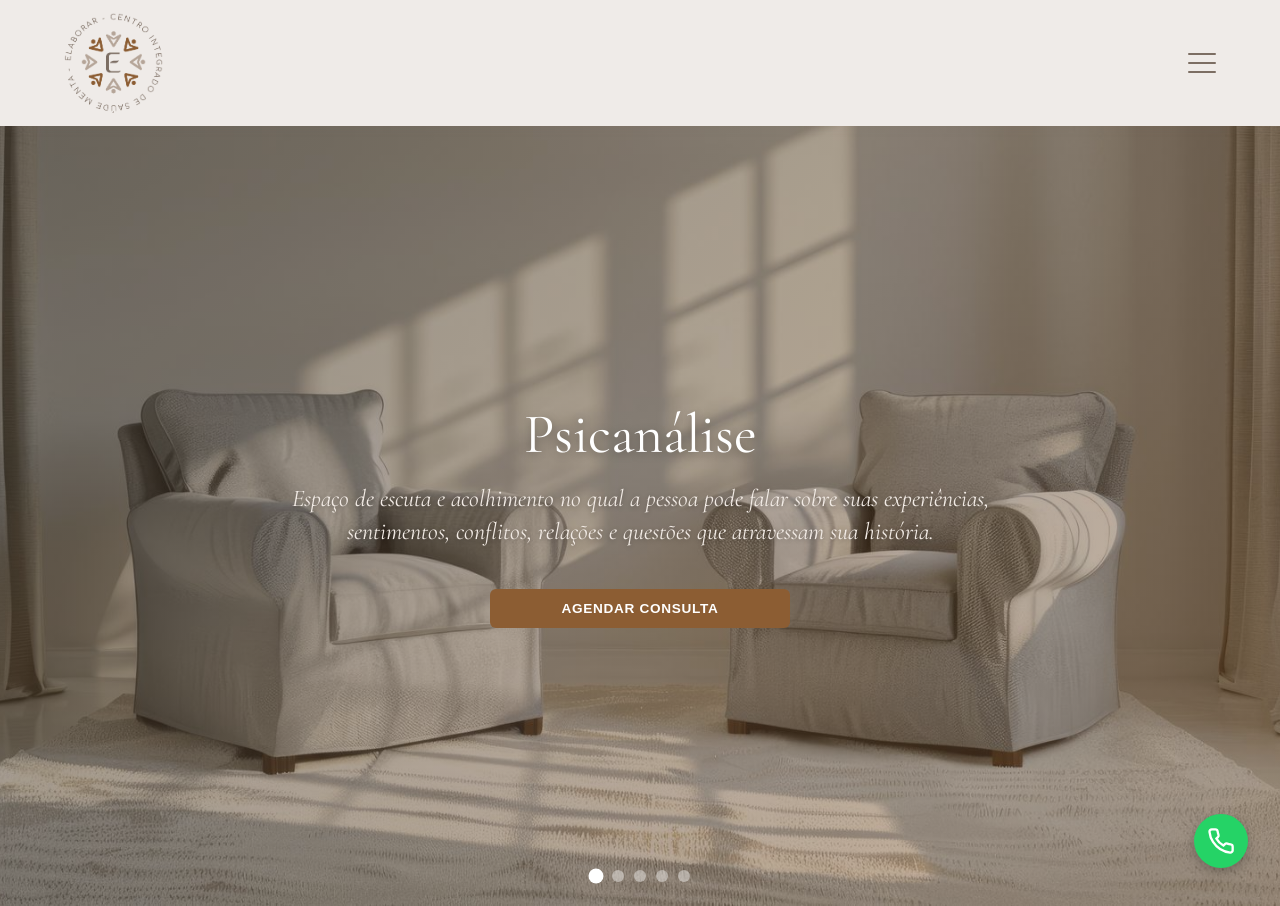
<file: index.html>
<!DOCTYPE html>
  <html lang="pt-BR">
  <head>
    <title>Clínica Elaborar – Saúde Mental em Itabuna</title>
    <meta name="description" content="Centro Integrado de Saúde Mental em Itabuna - BA. Atendimento em psiquiatria, psicoterapia, neuropsicologia e psicanálise.">
    <meta charset="UTF-8">
    <meta name="viewport" content="width=device-width, initial-scale=1.0">
    <link rel="canonical" href="https://psielaborar.com.br/">
    <link rel="icon" href="imagenssite/logo.png" type="image/png">
    <!-- Fontes do Google -->
    <link rel="preconnect" href="https://fonts.googleapis.com">
    <link rel="preconnect" href="https://fonts.gstatic.com" crossorigin>
    <link href="https://fonts.googleapis.com/css2?family=Cormorant+Garamond:ital,wght@0,400;1,400&family=Syne:wght@400;500;700&display=swap" rel="stylesheet">
    <script src="clinica.js"></script>
    <link rel="stylesheet" href="clinica.css">
  </head>
  <body>
<!-- NAVBAR UNIFICADA -->
  <header class="navbar">
    <div class="nav-container">
      <a href="index.html" class="logo-brand">
        <img src="imagenssite/logo.png" alt="Logo Elaborar" class="logo-img">
      </a>

      <button class="hamburger-btn" id="hamburgerBtn" aria-label="Menu">
        <span></span><span></span><span></span>
      </button>

      <div class="nav-content" id="navContent">
        <nav class="nav-menu">
          <a href="sobre.html#a-clinica" class="nav-link">A Elaborar</a>
          
          <div class="nav-item has-dropdown">
            <a href="servicos.html" class="nav-link">Serviços</a>
           <div class="dropdown-menu">
            <a href="#" onclick="abrirModalServicoPorNome('detalhe-psicoterapia')">Psicoterapia</a>
            <a href="#" onclick="abrirModalServicoPorNome('detalhe-psicanalise')">Psicanálise</a>
            <a href="#" onclick="abrirModalServicoPorNome('detalhe-psiquiatria')">Psiquiatria</a>
            <a href="#" onclick="abrirModalServicoPorNome('detalhe-neuropsicologia')">Neuropsicologia</a>
            <a href="#" onclick="abrirModalServicoPorNome('detalhe-envelhecimento')">Cuidado no envelhecimento</a>
            <a href="#" onclick="abrirModalServicoPorNome('detalhe-maternidade')">Maternidade e primeira infância</a>
           </div>
          </div>

          <a href="profissionais.html" class="nav-link">Profissionais</a>
          <a href="atendimento.html" class="nav-link">Atendimento Particular</a>
          <a href="perguntas.html" class="nav-link">Perguntas frequentes</a>
          <a href="blog.html" class="nav-link">Blog</a>
          <a href="contatos.html" class="nav-link">Fale conosco</a>
        </nav>

        <button class="btn-agendar" onclick="abrirModal()">AGENDAR CONSULTA</button>
      </div>
    </div>
  </header>
<!-- HERO SECTION / SLIDESHOW -->
  <section class="hero">
    <div class="slideshow-container">
      
      <!-- Slide 1: Psicanálise -->
      <div class="slide active">
        <img src="imagenssite/poltro.png" alt="Atendimento em Psicanálise" class="img-slide">
        <div class="slide-overlay"></div>
        <div class="slide-conteudo">
          <h2>Psicanálise</h2>
          <p>Espaço de escuta e acolhimento no qual a pessoa pode falar sobre suas experiências, sentimentos, conflitos, relações e questões que atravessam sua história.</p>
          <button class="btn-agendar" onclick="abrirModal()">AGENDAR CONSULTA</button>
        </div>
      </div>

      <!-- Slide 2: Psicoterapia -->
      <div class="slide">
        <img src="imagenssite/psico.png" alt="Sessão de Psicoterapia" class="img-slide">
        <div class="slide-overlay"></div>
        <div class="slide-conteudo">
          <h2>Psicoterapia</h2>
          <p>Atendimento psicológico individualizado para adolescentes e adultos, destinado ao acompanhamento de diferentes demandas emocionais, relacionais e existenciais. </p>
          <button class="btn-agendar" onclick="abrirModal()">AGENDAR CONSULTA</button>
        </div>
      </div>

      <!-- Slide 3: Avaliação Neuropsicológica -->
      <div class="slide">
        <img src="imagenssite/psicologia.png" alt="Avaliação Neuropsicológica" class="img-slide">
        <div class="slide-overlay"></div>
        <div class="slide-conteudo">
          <h2>Avaliação Neuropsicológica</h2>
          <p>Investigação detalhada de funções como atenção, memória, linguagem, funções executivas, percepção e aprendizagem, contribuindo para a compreensão do funcionamento cognitivo e para o planejamento de estratégias de acompanhamento e intervenção.</p>
          <button class="btn-agendar" onclick="abrirModal()">AGENDAR CONSULTA</button>
        </div>
      </div>
 
      <!--Slide 4: -->
      <div class="slide">
        <img src="imagenssite/avaliacao.png" alt="Atendimento em Psicanálise" class="img-slide">
        <div class="slide-overlay"></div>
        <div class="slide-conteudo">
          <h2>Avaliação Psicológica</h2>
          <p>Processo de investigação do funcionamento psicológico, considerando aspectos cognitivos, emocionais e comportamentais.</p>
          <button class="btn-agendar" onclick="abrirModal()">AGENDAR CONSULTA</button>
        </div>
      </div>

      <!--Slide 5: -->
      <div class="slide">
        <img src="imagenssite/psiquiatria.png" alt="Atendimento em Psiquiatria" class="img-slide">
        <div class="slide-overlay"></div>
        <div class="slide-conteudo">
          <h2>Psiquiatria</h2>
          <p>Especialidade médica dedicada à avaliação, diagnóstico, tratamento e acompanhamento de questões relacionadas à saúde mental.</p>
          <button class="btn-agendar" onclick="abrirModal()">AGENDAR CONSULTA</button>
        </div>
      </div>
     
      <!-- Indicadores (Pontos) -->
      <div class="dots-container" id="dotsContainer"></div>

    </div>
  </section>

  <!-- MODAL DE AGENDAMENTO -->
  <div id="modalAgendamento" class="modal">
    <div class="modal-content">
      <span class="close-btn" onclick="fecharModal()">&times;</span>
      
      <h2>Agendar Consulta</h2>
      <p>Entre em contato com a Elaborar para consultar horários disponíveis, conhecer as modalidades de atendimento e realizar seu agendamento. </p>

      <form id="formAgendamento" onsubmit="enviarParaWhatsApp(event)">
        <div class="form-row">
          <input type="text" id="nome" placeholder="Nome" required />
          <input type="email" id="email" placeholder="E-mail" required />
        </div>
        
        <div class="form-row">
          <input type="tel" id="telefone" placeholder="Telefone / WhatsApp" required />
          <input type="text" id="assunto" placeholder="Assunto" required />
        </div>

        <textarea id="mensagem" rows="4" placeholder="Descreva melhor suas dúvidas ou deixe-nos uma sugestão!" required></textarea>

        <button type="submit" class="btn-submit">Enviar mensagem</button>
      </form>
    </div>
  </div>
  <a href="https://wa.me/5573981394240" target="_blank" class="whatsapp-btn" aria-label="WhatsApp">
    <svg xmlns="http://www.w3.org/2000/svg" width="28" height="28" viewBox="0 0 24 24" fill="none" stroke="currentColor" stroke-width="2"><path d="M22 16.92v3a2 2 0 0 1-2.18 2 19.79 19.79 0 0 1-8.63-3.07 19.5 19.5 0 0 1-6-6 19.79 19.79 0 0 1-3.07-8.67A2 2 0 0 1 4.11 2h3a2 2 0 0 1 2 1.72 12.84 12.84 0 0 0 .7 2.81 2 2 0 0 1-.45 2.11L8.09 9.91a16 16 0 0 0 6 6l1.27-1.27a2 2 0 0 1 2.11-.45 12.84 12.84 0 0 0 2.81.7A2 2 0 0 1 22 16.92z"/></svg>
  </a>
  <script>

      function abrirModalServicoPorNome(idDetalhe) {
  if (!window.location.pathname.includes('servicos.html')) {
    window.location.href = `servicos.html?abrir=${idDetalhe}`;
    return;
  }
  abrirModalServico(idDetalhe);
}

function destacarCard(idCard) {
  document.querySelectorAll('.card-servico').forEach(card => card.classList.remove('destacado'));
  const card = document.getElementById(idCard);
  if (card) {
    card.classList.add('destacado');
  }
}

document.addEventListener("DOMContentLoaded", function() {
  const params = new URLSearchParams(window.location.search);
  const modalParaAbrir = params.get('abrir');
  
  if (modalParaAbrir) {
    setTimeout(() => {
      abrirModalServico(modalParaAbrir);
    }, 200);
  }
});

  </script>
</body>
</html>
</file>
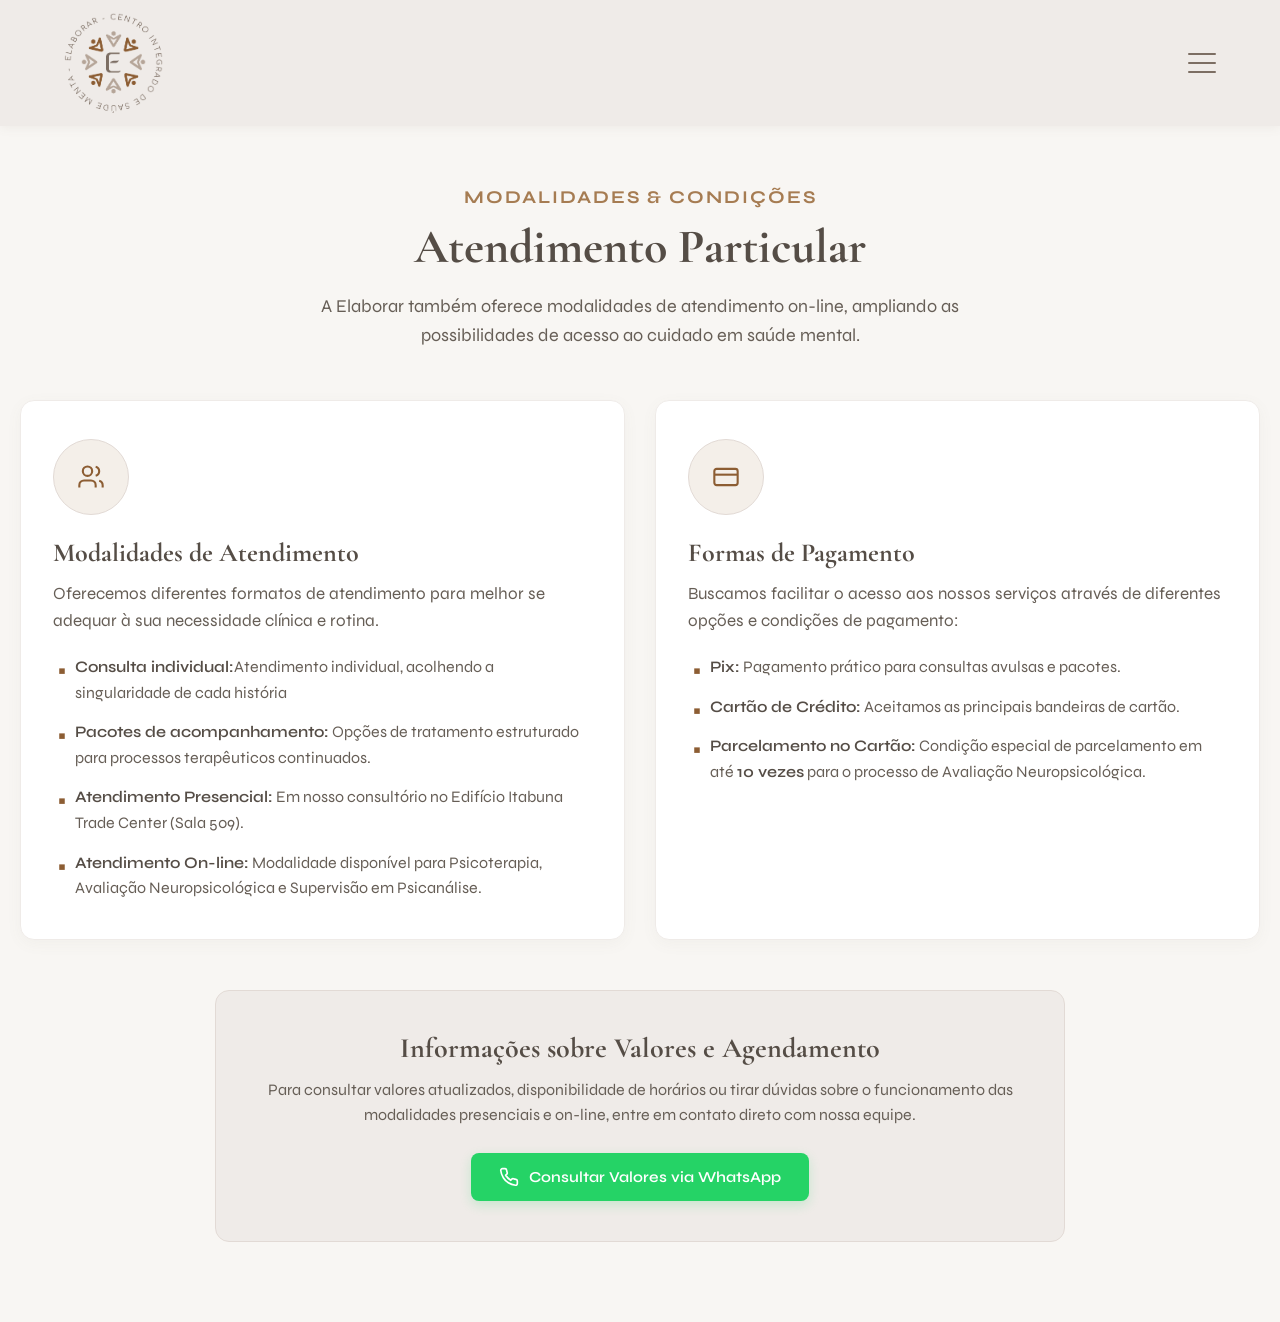
<file: atendimento.html>
<!DOCTYPE html>
<html lang="pt-BR">
<head>
  <meta charset="UTF-8">
  <meta name="viewport" content="width=device-width, initial-scale=1.0">
  <title>Atendimento Particular - Elaborar</title>
  <script src="clinica.js"></script>
  <link rel="stylesheet" href="clinica.css">
  <link rel="preconnect" href="https://fonts.googleapis.com">
  <link rel="preconnect" href="https://fonts.gstatic.com" crossorigin>
  <link href="https://fonts.googleapis.com/css2?family=Cormorant+Garamond:wght@600;700&family=Syne:wght@400;500;600;700&display=swap" rel="stylesheet">
</head>
<body class="fundo-creme">

 <!-- NAVBAR UNIFICADA -->
  <header class="navbar">
    <div class="nav-container">
      <a href="index.html" class="logo-brand">
        <img src="imagenssite/logo.png" alt="Logo Elaborar" class="logo-img">
      </a>

      <button class="hamburger-btn" id="hamburgerBtn" aria-label="Menu">
        <span></span><span></span><span></span>
      </button>

      <div class="nav-content" id="navContent">
        <nav class="nav-menu">
          <a href="sobre.html#a-clinica" class="nav-link">A Elaborar</a>
          
          <div class="nav-item has-dropdown">
            <a href="servicos.html" class="nav-link">Serviços</a>
            <div class="dropdown-menu">
            <a href="#" onclick="abrirModalServicoPorNome('detalhe-psicoterapia')">Psicoterapia</a>
            <a href="#" onclick="abrirModalServicoPorNome('detalhe-psicanalise')">Psicanálise</a>
            <a href="#" onclick="abrirModalServicoPorNome('detalhe-psiquiatria')">Psiquiatria</a>
            <a href="#" onclick="abrirModalServicoPorNome('detalhe-neuropsicologia')">Neuropsicologia</a>
            <a href="#" onclick="abrirModalServicoPorNome('detalhe-envelhecimento')">Cuidado no envelhecimento</a>
            <a href="#" onclick="abrirModalServicoPorNome('detalhe-maternidade')">Maternidade e primeira infância</a>
         
          </div>
          </div>

          <a href="profissionais.html" class="nav-link">Profissionais</a>
          <a href="atendimento.html" class="nav-link">Atendimento Particular</a>
          <a href="perguntas.html" class="nav-link">Perguntas frequentes</a>
          <a href="blog.html" class="nav-link">Blog</a>
          <a href="contatos.html" class="nav-link">Fale conosco</a>
        </nav>

        <button class="btn-agendar" onclick="abrirModal()">AGENDAR CONSULTA</button>
      </div>
    </div>
  </header>

  <section id="atendimento-particular" class="secao-pagina">
    <!-- CABEÇALHO DA SEÇÃO -->
    <div class="texto-centralizado">
      <span class="subtitulo-secao">MODALIDADES & CONDIÇÕES</span>
      <h2>Atendimento Particular</h2>
      <p>A Elaborar também oferece modalidades de atendimento on-line, ampliando as possibilidades de acesso ao cuidado em saúde mental.</p>
    </div>

    <!-- CARDS COM MODALIDADES E FORMAS DE PAGAMENTO -->
    <div class="container-particular">
      
      <!-- CARD 1: MODALIDADES -->
      <div class="card-particular">
        <div class="icone-particular">
          <svg xmlns="http://www.w3.org/2000/svg" width="28" height="28" viewBox="0 0 24 24" fill="none" stroke="currentColor" stroke-width="1.8"><path d="M16 21v-2a4 4 0 0 0-4-4H6a4 4 0 0 0-4 4v2"/><circle cx="9" cy="7" r="4"/><path d="M22 21v-2a4 4 0 0 0-3-3.87"/><path d="M16 3.13a4 4 0 0 1 0 7.75"/></svg>
        </div>
        <h3>Modalidades de Atendimento</h3>
        <p>Oferecemos diferentes formatos de atendimento para melhor se adequar à sua necessidade clínica e rotina.</p>
        <ul class="lista-detalhes">
          <li><strong>Consulta individual:</strong>Atendimento individual, acolhendo a singularidade de cada história</li>
          <li><strong>Pacotes de acompanhamento:</strong> Opções de tratamento estruturado para processos terapêuticos continuados.</li>
          <li><strong>Atendimento Presencial:</strong> Em nosso consultório no Edifício Itabuna Trade Center (Sala 509).</li>
          <li><strong>Atendimento On-line:</strong> Modalidade disponível para Psicoterapia, Avaliação Neuropsicológica e Supervisão em Psicanálise.</li>
      
        </ul>
      </div>

      <!-- CARD 2: FORMAS DE PAGAMENTO -->
      <div class="card-particular">
        <div class="icone-particular">
          <svg xmlns="http://www.w3.org/2000/svg" width="28" height="28" viewBox="0 0 24 24" fill="none" stroke="currentColor" stroke-width="1.8"><rect width="20" height="14" x="2" y="5" rx="2"/><line x1="2" x2="22" y1="10" y2="10"/></svg>
        </div>
        <h3>Formas de Pagamento</h3>
        <p>Buscamos facilitar o acesso aos nossos serviços através de diferentes opções e condições de pagamento:</p>
        <ul class="lista-detalhes">
          <li><strong>Pix:</strong> Pagamento prático para consultas avulsas e pacotes.</li>
          <li><strong>Cartão de Crédito:</strong> Aceitamos as principais bandeiras de cartão.</li>
          <li><strong>Parcelamento no Cartão:</strong> Condição especial de parcelamento em até <strong>10 vezes</strong> para o processo de Avaliação Neuropsicológica.</li>
        </ul>
      </div>

    </div>

    <!-- BLOCO DE INFORMAÇÕES ADICIONAIS / DUVIDAS -->
    <div class="caixa-duvidas-particular">
      <h3>Informações sobre Valores e Agendamento</h3>
      <p>Para consultar valores atualizados, disponibilidade de horários ou tirar dúvidas sobre o funcionamento das modalidades presenciais e on-line, entre em contato direto com nossa equipe.</p>
      
      <div class="botoes-acao-particular">
        <a href="https://wa.me/5573981394240?text=Olá!%20Gostaria%20de%20saber%20informações%20sobre%20valores%20e%20horários%20do%20atendimento%20particular." target="_blank" class="btn-particular-whatsapp">
          <svg xmlns="http://www.w3.org/2000/svg" width="20" height="20" viewBox="0 0 24 24" fill="none" stroke="currentColor" stroke-width="2"><path d="M22 16.92v3a2 2 0 0 1-2.18 2 19.79 19.79 0 0 1-8.63-3.07 19.5 19.5 0 0 1-6-6 19.79 19.79 0 0 1-3.07-8.67A2 2 0 0 1 4.11 2h3a2 2 0 0 1 2 1.72 12.84 12.84 0 0 0 .7 2.81 2 2 0 0 1-.45 2.11L8.09 9.91a16 16 0 0 0 6 6l1.27-1.27a2 2 0 0 1 2.11-.45 12.84 12.84 0 0 0 2.81.7A2 2 0 0 1 22 16.92z"/></svg>
          Consultar Valores via WhatsApp
        </a>
      </div>
    </div>
 <!-- MODAL DE AGENDAMENTO -->
  <div id="modalAgendamento" class="modal">
    <div class="modal-content">
      <span class="close-btn" onclick="fecharModal()">&times;</span>
      
      <h2>Agendar Consulta</h2>
      <p>Entre em contato com a Elaborar para consultar horários disponíveis, conhecer as modalidades de atendimento e realizar seu agendamento. </p>

      <form id="formAgendamento" onsubmit="enviarParaWhatsApp(event)">
        <div class="form-row">
          <input type="text" id="nome" placeholder="Nome" required />
          <input type="email" id="email" placeholder="E-mail" required />
        </div>
        
        <div class="form-row">
          <input type="tel" id="telefone" placeholder="Telefone / WhatsApp" required />
          <input type="text" id="assunto" placeholder="Assunto" required />
        </div>

        <textarea id="mensagem" rows="4" placeholder="Descreva melhor suas dúvidas ou deixe-nos uma sugestão!" required></textarea>

        <button type="submit" class="btn-submit">Enviar mensagem</button>
      </form>
    </div>
  </div>
  </section>
<script>
        function abrirModalServicoPorNome(idDetalhe) {
  if (!window.location.pathname.includes('servicos.html')) {
    window.location.href = `servicos.html?abrir=${idDetalhe}`;
    return;
  }
  abrirModalServico(idDetalhe);
}

function destacarCard(idCard) {
  document.querySelectorAll('.card-servico').forEach(card => card.classList.remove('destacado'));
  const card = document.getElementById(idCard);
  if (card) {
    card.classList.add('destacado');
  }
}

document.addEventListener("DOMContentLoaded", function() {
  const params = new URLSearchParams(window.location.search);
  const modalParaAbrir = params.get('abrir');
  
  if (modalParaAbrir) {
    setTimeout(() => {
      abrirModalServico(modalParaAbrir);
    }, 200);
  }
});
</script>
</body>   
</html>
</file>
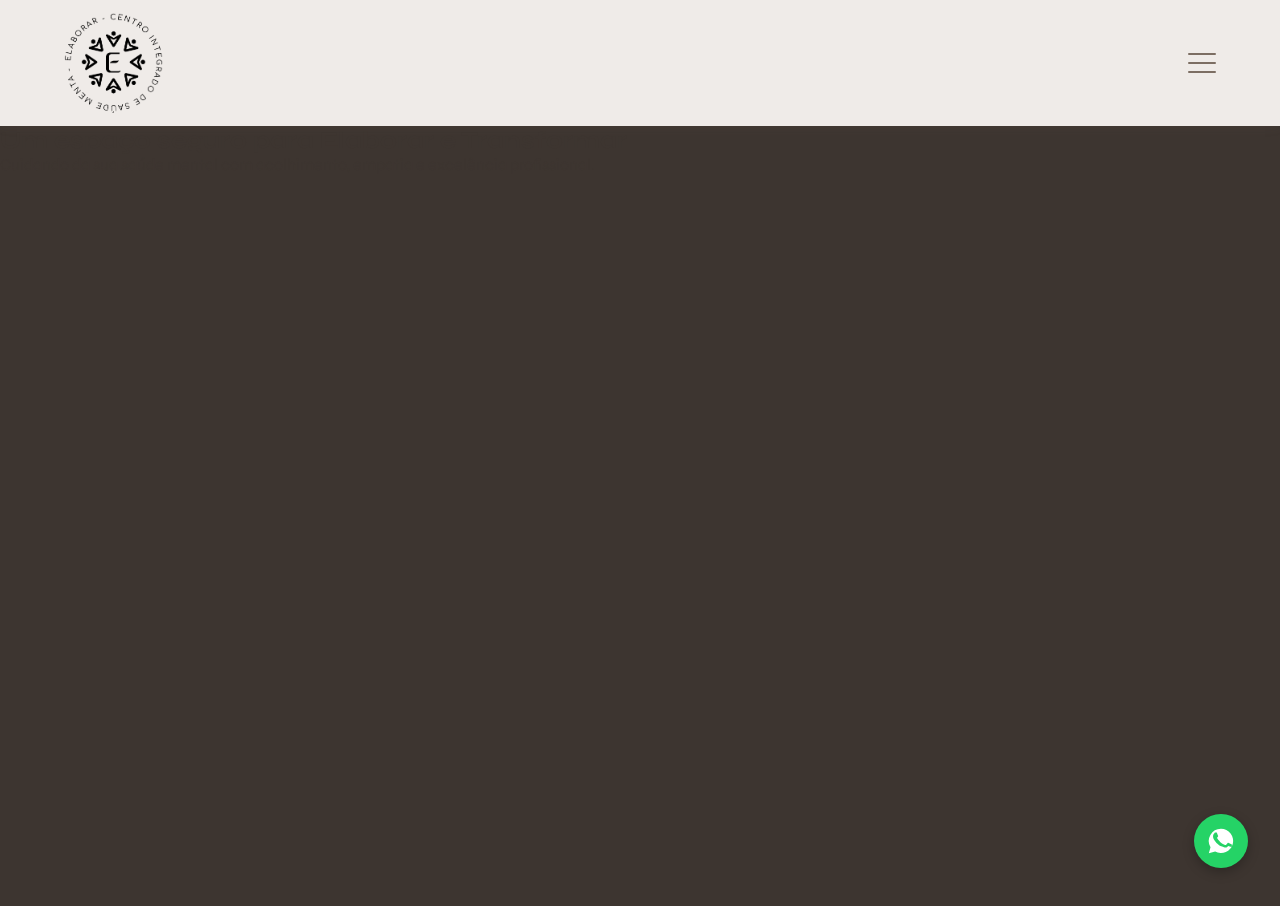
<file: clinica.html>
<!DOCTYPE html>
  <html lang="pt-BR">
  <head>
    <meta charset="UTF-8">
    <meta name="viewport" content="width=device-width, initial-scale=1.0">
    
    <!-- Fontes do Google -->
    <link rel="preconnect" href="https://fonts.googleapis.com">
    <link rel="preconnect" href="https://fonts.gstatic.com" crossorigin>
    <link href="https://fonts.googleapis.com/css2?family=Cormorant+Garamond:ital,wght@0,400;1,400&family=Syne:wght@400;500;700&display=swap" rel="stylesheet">
    
    <link rel="stylesheet" href="clinica.css">
  </head>
  <body>
<!-- NAVBAR PRINCIPAL -->
  <header class="navbar">
  <div class="nav-container">
    
    <!-- LOGO -->
    <a href="#" class="logo-brand">
      <img src="logo.png" alt="Logo da Clínica" class="logo-img">
    </a>

    <!-- BOTÃO HAMBÚRGUER (Aparece no mobile) -->
    <button class="hamburger-btn" id="hamburgerBtn" aria-label="Abrir Menu">
      <span></span>
      <span></span>
      <span></span>
    </button>

    <!-- CONTEÚDO DO MENU (Links + Botão) -->
    <div class="nav-content" id="navContent">
      <nav class="nav-menu">
        <div class="nav-item has-dropdown">
          <a href="#sobre" class="nav-link">Sobre</a>
          <div class="dropdown-menu">
            <a href="#a-clinica">A clínica</a>
            <a href="#profissionais">Profissionais</a>
          </div>
        </div>

        <div class="nav-item has-dropdown">
          <a href="#servicos" class="nav-link">Serviços</a>
          <div class="dropdown-menu">
            <a href="#psicoterapia">Psicoterapia</a>
            <a href="#psicanalise">Psicanálise</a>
            <a href="#psiquiatria">Psiquiatria</a>
            <a href="#avaliacao">Avaliação Neuropsicológica</a>
            <a href="#gestantes">Psicoterapia a gestantes/puérperas</a>
            <a href="#idosos">Psicoterapia a idosas</a>
            <a href="#parentalidade">Orientação a pais</a>
            <a href="#supervisao">Supervisão em psicanálise</a>
           
<div class="nav-item">
  <a href="https://linktr.ee/clinicaelaborar?utm_source=linktree_profile_share&ltsid=2f44fad0-5ec7-482d-a4d0-53eb343331c4" target="_blank" rel="noopener noreferrer" class="nav-link">
    Links Úteis
  </a>
</div>  
          </div>
        </div>

        <div class="nav-item has-dropdown">
          <a href="#servicos-online" class="nav-link">Serviços Online</a>
          <div class="dropdown-menu">
            <a href="#terapia-online">Terapia on-line</a>
            <a href="#supervisao-online">Supervisão on-line</a>
          </div>
        </div>

        <div class="nav-item"><a href="#convenios" class="nav-link">Convênios</a></div>
        <div class="nav-item"><a href="#blog" class="nav-link">Blog</a></div>
        
      </nav>

      <button class="btn-agendar" onclick="abrirModal()">AGENDE UMA CONSULTA</button>
    </div>

  </div>
</header>

  <!-- HERO SECTION -->
  <section class="hero">
    <div class="hero-bg"></div>
    <div class="hero-overlay"></div>

    <div class="hero-content">
      <h1>Um espaço seguro para Elaborar e Transformar</h1>
      <p>Cuidando da sua saúde mental com acolhimento, empatia e excelência profissional.</p>
    </div>
  </section>

  <!-- BOTÃO WHATSAPP FLUTUANTE -->
  <a href="https://api.whatsapp.com/send?phone=5573981394240" target="_blank" class="whatsapp-btn" title="WhatsApp">
    <svg viewBox="0 0 32 32" width="28" height="28" fill="currentColor">
      <path d="M16 2a13.9 13.9 0 0 0-12 21l-1.9 7 7.2-1.9A13.9 13.9 0 1 0 16 2zm8.1 19.6c-.3.9-1.8 1.7-2.5 1.8-.7.1-1.6.2-5.3-1.3-4.5-1.9-7.4-6.4-7.6-6.7-.2-.3-1.8-2.4-1.8-4.6 0-2.2 1.1-3.3 1.5-3.8.4-.5.9-.6 1.2-.6h.9c.3 0 .7 0 1 .7.3.8 1.1 2.8 1.2 3 .1.2.1.4 0 .6s-.2.4-.4.6c-.2.2-.4.4-.6.6-.2.2-.4.4-.2.8.5.8 1.8 2.8 3.8 4.6 2.6 2.3 4.8 3 5.5 3.3.4.2.8.1 1.1-.2.3-.4 1.3-1.5 1.7-2 .3-.5.7-.4 1.1-.2.4.2 2.6 1.2 3 1.4.4.2.7.3.8.5.1.4-.2 1.9-.5 2.8z"/>
    </svg>
  </a>

  <!-- MODAL DE AGENDAMENTO -->
  <div id="modalAgendamento" class="modal">
    <div class="modal-content">
      <span class="close-btn" onclick="fecharModal()">&times;</span>
      
      <h2>Agendar Consulta</h2>
      <p>Preencha os dados abaixo para iniciar o atendimento pelo WhatsApp.</p>

      <form id="formAgendamento" onsubmit="enviarParaWhatsApp(event)">
        <div class="form-row">
          <input type="text" id="nome" placeholder="Nome" required />
          <input type="email" id="email" placeholder="E-mail" required />
        </div>
        
        <div class="form-row">
          <input type="tel" id="telefone" placeholder="Telefone / WhatsApp" required />
          <input type="text" id="assunto" placeholder="Assunto" required />
        </div>

        <textarea id="mensagem" rows="4" placeholder="Descreva melhor suas dúvidas ou deixe-nos uma sugestão!" required></textarea>

        <button type="submit" class="btn-submit">Enviar mensagem</button>
      </form>
    </div>
  </div>

  <!-- JAVASCRIPT -->
  <script>
    function abrirModal() {
      document.getElementById('modalAgendamento').style.display = 'flex';
    }

    function fecharModal() {
      document.getElementById('modalAgendamento').style.display = 'none';
    }

    window.onclick = function(event) {
      const modal = document.getElementById('modalAgendamento');
      if (event.target === modal) {
        fecharModal();
      }
    };

    function enviarParaWhatsApp(event) {
      event.preventDefault();

      const numeroWhatsApp = "5573981394240";

      const nome = document.getElementById('nome').value;
      const email = document.getElementById('email').value;
      const telefone = document.getElementById('telefone').value;
      const assunto = document.getElementById('assunto').value;
      const mensagem = document.getElementById('mensagem').value;

      const textoMensagem = `*Novo Agendamento/Contato via Site*%0A%0A` +
        `*Nome:* ${nome}%0A` +
        `*E-mail:* ${email}%0A` +
        `*Telefone:* ${telefone}%0A` +
        `*Assunto:* ${assunto}%0A%0A` +
        `*Mensagem:*%0A${mensagem}`;

      const url = `https://wa.me/${numeroWhatsApp}?text=${textoMensagem}`;
      window.open(url, '_blank');

      fecharModal();
    }
  </script>
<script>
  document.addEventListener('DOMContentLoaded', () => {
    const hamburgerBtn = document.getElementById('hamburgerBtn');
    const navContent = document.getElementById('navContent');

    if (hamburgerBtn && navContent) {
      hamburgerBtn.addEventListener('click', () => {
        hamburgerBtn.classList.toggle('active');
        navContent.classList.toggle('active');
      });

      // Fecha o menu ao clicar em qualquer link (incluindo o linktree)
      const navLinks = document.querySelectorAll('.nav-link, .btn-agendar');
      navLinks.forEach(link => {
        link.addEventListener('click', () => {
          hamburgerBtn.classList.remove('active');
          navContent.classList.remove('active');
        });
      });
    } else {
      console.error('Elementos do menu hambúrguer não foram encontrados no DOM.');
    }
  });
</script>
</body>
</html>
</file>
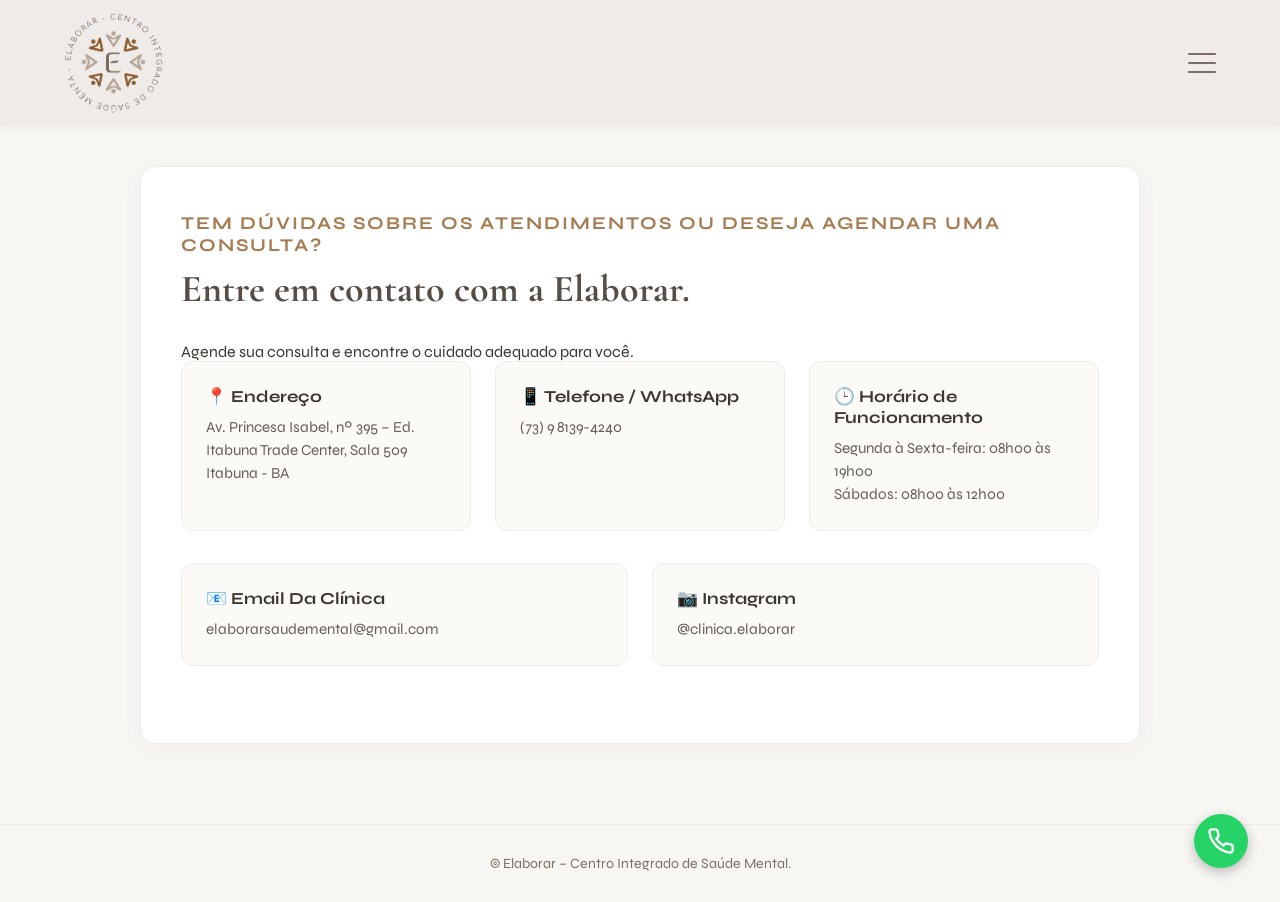
<file: contatos.html>
<!DOCTYPE html>
<html lang="pt-BR">
<head>
  <meta charset="UTF-8">
  <meta name="viewport" content="width=device-width, initial-scale=1.0">
  <title>Contatos – Clínica Elaborar</title>
  <link rel="preconnect" href="https://fonts.googleapis.com">
  <link rel="preconnect" href="https://fonts.gstatic.com" crossorigin>
  <link href="https://fonts.googleapis.com/css2?family=Cormorant+Garamond:wght@400;600;700&family=Syne:wght@400;500;600;700&display=swap" rel="stylesheet">
  <link rel="stylesheet" type="text/css" href="clinica.css">
  <script src="clinica.js"></script>
</head>
<body class="fundo-creme">

  <!-- NAVBAR UNIFICADA -->
  <header class="navbar">
    <div class="nav-container">
      <a href="index.html" class="logo-brand">
        <img src="imagenssite/logo.png" alt="Logo Elaborar" class="logo-img">
      </a>

      <button class="hamburger-btn" id="hamburgerBtn" aria-label="Menu">
        <span></span><span></span><span></span>
      </button>

      <div class="nav-content" id="navContent">
        <nav class="nav-menu">
          <a href="sobre.html#a-clinica" class="nav-link">A Elaborar</a>
          
          <div class="nav-item has-dropdown">
            <a href="servicos.html" class="nav-link">Serviços</a>
            <div class="dropdown-menu">
              <a href="#" onclick="abrirModalServicoPorNome('detalhe-psicoterapia')">Psicoterapia</a>
              <a href="#" onclick="abrirModalServicoPorNome('detalhe-psicanalise')">Psicanálise</a>
              <a href="#" onclick="abrirModalServicoPorNome('detalhe-psiquiatria')">Psiquiatria</a>
              <a href="#" onclick="abrirModalServicoPorNome('detalhe-neuropsicologia')">Neuropsicologia</a>
              <a href="#" onclick="abrirModalServicoPorNome('detalhe-envelhecimento')">Cuidado no envelhecimento</a>
              <a href="#" onclick="abrirModalServicoPorNome('detalhe-maternidade')">Maternidade e primeira infância</a>
              <a href="#" onclick="abrirModalServicoPorNome('detalhe-orientacao')">Orientação Parental</a>
              <a href="#" onclick="abrirModalServicoPorNome('detalhe-supervisao')">Supervisão em Psicanálise</a>
              <a href="#" onclick="abrirModalServicoPorNome('detalhe-nr1')">NR-1 e Saúde Mental</a>
            </div>
          </div>

          <a href="profissionais.html" class="nav-link">Profissionais</a>
          <a href="atendimento.html" class="nav-link">Atendimento Particular</a>
          <a href="perguntas.html" class="nav-link">Perguntas frequentes</a>
          <a href="blog.html" class="nav-link">Blog</a>
          <a href="contatos.html" class="nav-link">Fale conosco</a>
        </nav>

        <button class="btn-agendar" onclick="abrirModal()">AGENDAR CONSULTA</button>
      </div>
    </div>
  </header>

<main class="secao-pagina">
    <div class="card-box">
      <span class="subtitulo-secao">Tem dúvidas sobre os atendimentos ou deseja agendar uma consulta?</span>
      <h2 class="titulo-aba">Entre em contato com a Elaborar.</h2>
      <p>Agende sua consulta e encontre o cuidado adequado para você.</p>

      <div class="grid-contatos">
        <!-- Endereço Linkado para o Google Maps -->
        <a href="https://maps.google.com/?q=Av.+Princesa+Isabel,+395+-+Itabuna+-+BA" target="_blank" class="card-contato-item" style="text-decoration: none; color: inherit; display: block; transition: transform 0.2s;">
          <h3>📍 Endereço</h3>
          <p>Av. Princesa Isabel, nº 395 – Ed. Itabuna Trade Center, Sala 509<br>Itabuna - BA</p>
        </a>

        <!-- Telefone Linkado para o WhatsApp -->
        <a href="https://wa.me/5573981394240" target="_blank" class="card-contato-item" style="text-decoration: none; color: inherit; display: block; transition: transform 0.2s;">
          <h3>📱 Telefone / WhatsApp</h3>
          <p>(73) 9 8139-4240</p>
        </a>

        <!-- Horário (Apenas Informativo) -->
        <div class="card-contato-item">
          <h3>🕒 Horário de Funcionamento</h3>
          <p>Segunda à Sexta-feira: 08h00 às 19h00<br>Sábados: 08h00 às 12h00</p>
        </div>
      </div>

      <div class="grid-contatos" style="margin-top: 20px;">
        <!-- E-mail Linkado para disparo de e-mail -->
        <a href="mailto:elaborarsaudemental@gmail.com" class="card-contato-item" style="text-decoration: none; color: inherit; display: block; transition: transform 0.2s;">
          <h3>📧 Email Da Clínica</h3>
          <p>elaborarsaudemental@gmail.com</p>
        </a>

        <!-- Instagram Linkado para o perfil -->
        <a href="https://instagram.com/clinica.elaborar" target="_blank" class="card-contato-item" style="text-decoration: none; color: inherit; display: block; transition: transform 0.2s;">
          <h3>📷 Instagram</h3>
          <p>@clinica.elaborar</p>
        </a>
      </div>
    </div>
      
    <!-- MODAL DE AGENDAMENTO -->
    <div id="modalAgendamento" class="modal">
      <div class="modal-content">
        <span class="close-btn" onclick="fecharModal()">&times;</span>
        
        <h2>Agendar Consulta</h2>
        <p>Entre em contato com a Elaborar para consultar horários disponíveis, conhecer as modalidades de atendimento e realizar seu agendamento. </p>

        <form id="formAgendamento" onsubmit="enviarParaWhatsApp(event)">
          <div class="form-row">
            <input type="text" id="nome" placeholder="Nome" required />
            <input type="email" id="email" placeholder="E-mail" required />
          </div>
          
          <div class="form-row">
            <input type="tel" id="telefone" placeholder="Telefone / WhatsApp" required />
            <input type="text" id="assunto" placeholder="Assunto" required />
          </div>

          <textarea id="mensagem" rows="4" placeholder="Descreva melhor suas dúvidas ou deixe-nos uma sugestão!" required></textarea>

          <button type="submit" class="btn-submit">Enviar mensagem</button>
        </form>
      </div>
    </div>
  </main>

  <footer class="rodape-simples">
    <p>© Elaborar – Centro Integrado de Saúde Mental.</p>
  </footer>

  <a href="https://wa.me/5573981394240" target="_blank" class="whatsapp-btn" aria-label="WhatsApp">
    <svg xmlns="http://www.w3.org/2000/svg" width="28" height="28" viewBox="0 0 24 24" fill="none" stroke="currentColor" stroke-width="2"><path d="M22 16.92v3a2 2 0 0 1-2.18 2 19.79 19.79 0 0 1-8.63-3.07 19.5 19.5 0 0 1-6-6 19.79 19.79 0 0 1-3.07-8.67A2 2 0 0 1 4.11 2h3a2 2 0 0 1 2 1.72 12.84 12.84 0 0 0 .7 2.81 2 2 0 0 1-.45 2.11L8.09 9.91a16 16 0 0 0 6 6l1.27-1.27a2 2 0 0 1 2.11-.45 12.84 12.84 0 0 0 2.81.7A2 2 0 0 1 22 16.92z"/></svg>
  </a>

  <script>
    function abrirModalServicoPorNome(idDetalhe) {
      if (!window.location.pathname.includes('servicos.html')) {
        window.location.href = `servicos.html?abrir=${idDetalhe}`;
        return;
      }
      abrirModalServico(idDetalhe);
    }

    function destacarCard(idCard) {
      document.querySelectorAll('.card-servico').forEach(card => card.classList.remove('destacado'));
      const card = document.getElementById(idCard);
      if (card) {
        card.classList.add('destacado');
      }
    }

    function abrirModal() {
      const modal = document.getElementById('modalAgendamento');
      if(modal) modal.classList.add('ativo');
    }

    function fecharModal() {
      const modal = document.getElementById('modalAgendamento');
      if(modal) modal.classList.remove('ativo');
    }

    function enviarParaWhatsApp(event) {
      event.preventDefault();
    }

    document.addEventListener("DOMContentLoaded", function() {
      const params = new URLSearchParams(window.location.search);
      const modalParaAbrir = params.get('abrir');
      
      if (modalParaAbrir) {
        setTimeout(() => {
          abrirModalServico(modalParaAbrir);
        }, 200);
      }
    });

    // --- CONTROLE DO MENU HAMBÚRGUER ---
    const hamburgerBtn = document.getElementById('hamburgerBtn');
    const navContent = document.getElementById('navContent');

    if (hamburgerBtn && navContent) {
      hamburgerBtn.addEventListener('click', () => {
        navContent.classList.toggle('ativo');
        hamburgerBtn.classList.toggle('ativo');
      });
    }
  </script>
</body>
</html>
</file>
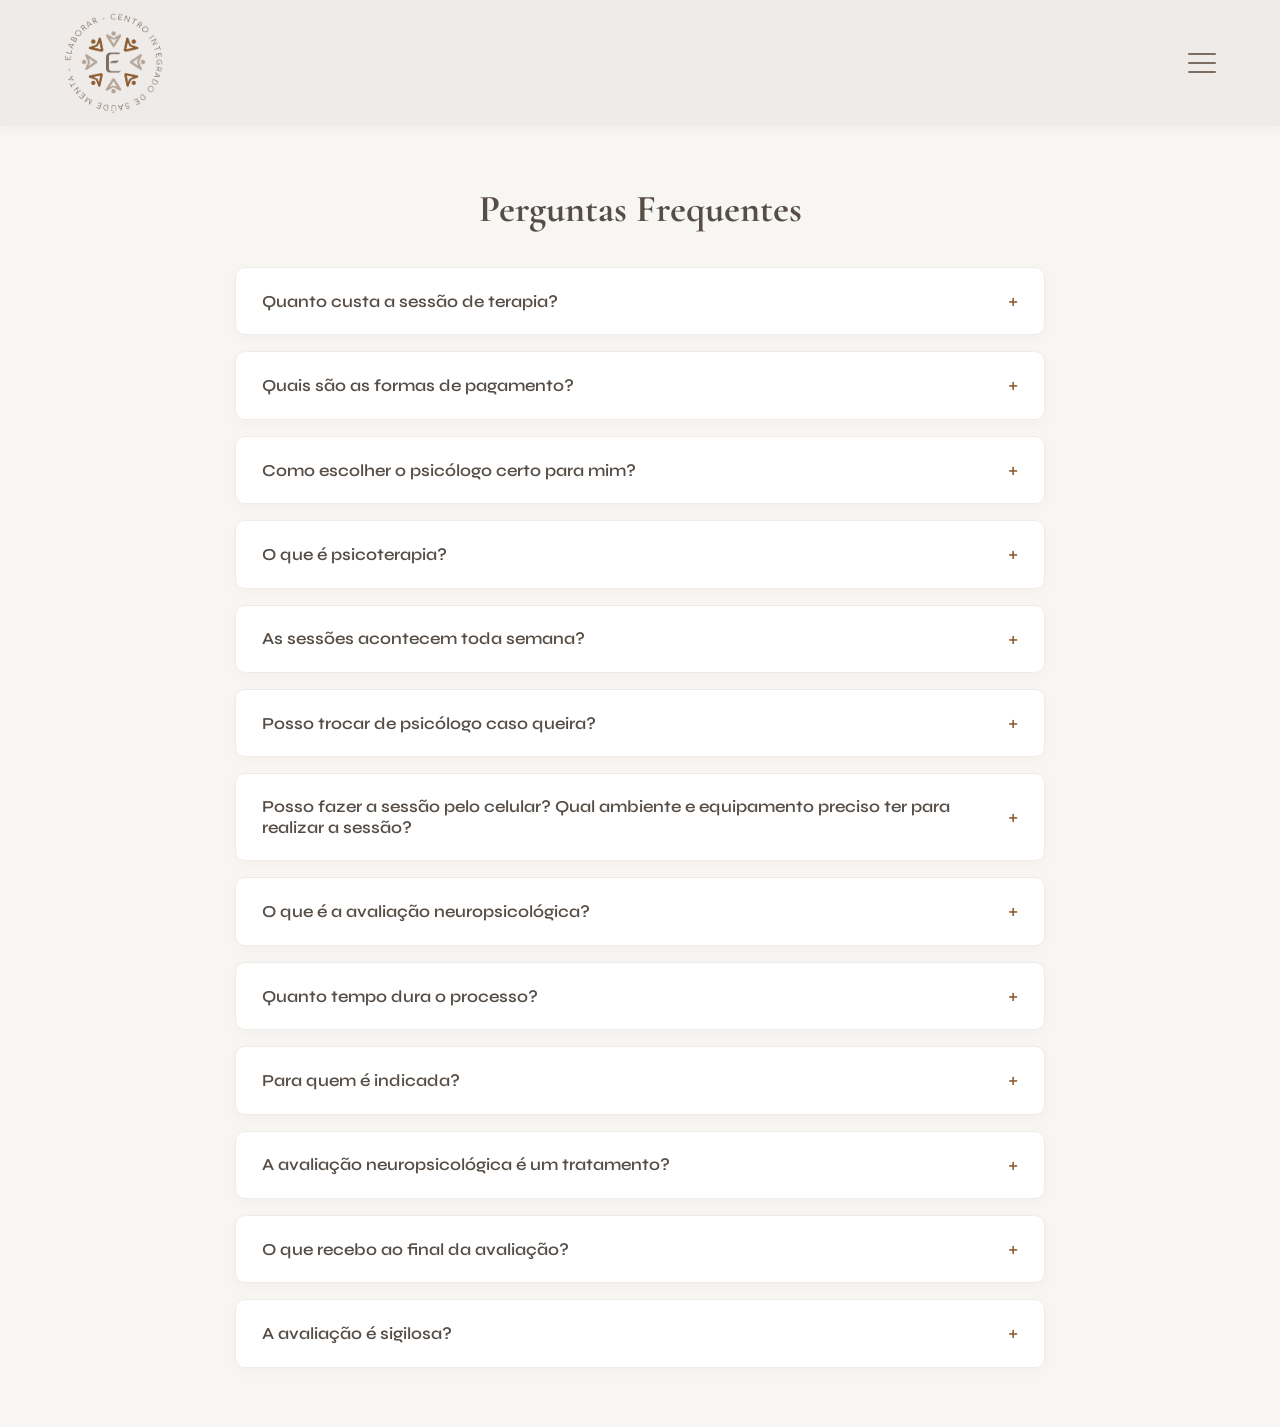
<file: perguntas.html>
<!DOCTYPE html>
  <html lang="pt-BR">
  <head>
    <meta charset="UTF-8">
    <meta name="viewport" content="width=device-width, initial-scale=1.0">
    
    <!-- Fontes do Google -->
    <link rel="preconnect" href="https://fonts.googleapis.com">
    <link rel="preconnect" href="https://fonts.gstatic.com" crossorigin>
    <link href="https://fonts.googleapis.com/css2?family=Cormorant+Garamond:ital,wght@0,400;1,400&family=Syne:wght@400;500;700&display=swap" rel="stylesheet">
    
    <link rel="stylesheet" href="clinica.css">
    <script src="clinica.js"></script>
  </head>
  <body>

<!-- NAVBAR UNIFICADA -->
  <header class="navbar">
    <div class="nav-container">
      <a href="index.html" class="logo-brand">
        <img src="imagenssite/logo.png" alt="Logo Elaborar" class="logo-img">
      </a>

      <button class="hamburger-btn" id="hamburgerBtn" aria-label="Menu">
        <span></span><span></span><span></span>
      </button>

      <div class="nav-content" id="navContent">
        <nav class="nav-menu">
          <a href="sobre.html#a-clinica" class="nav-link">A Elaborar</a>
          
          <div class="nav-item has-dropdown">
            <a href="servicos.html" class="nav-link">Serviços</a>
            <div class="dropdown-menu">
              <a href="#" onclick="abrirModalServicoPorNome('detalhe-psicoterapia')">Psicoterapia</a>
              <a href="#" onclick="abrirModalServicoPorNome('detalhe-psicanalise')">Psicanálise</a>
              <a href="#" onclick="abrirModalServicoPorNome('detalhe-psiquiatria')">Psiquiatria</a>
              <a href="#" onclick="abrirModalServicoPorNome('detalhe-neuropsicologia')">Neuropsicologia</a>
              <a href="#" onclick="abrirModalServicoPorNome('detalhe-envelhecimento')">Cuidado no envelhecimento</a>
              <a href="#" onclick="abrirModalServicoPorNome('detalhe-maternidade')">Maternidade e primeira infância</a>
              <a href="#" onclick="abrirModalServicoPorNome('detalhe-orientacao')">Orientação Parental</a>
              <a href="#" onclick="abrirModalServicoPorNome('detalhe-supervisao')">Supervisão em Psicanálise</a>
              <a href="#" onclick="abrirModalServicoPorNome('detalhe-nr1')">NR-1 e Saúde Mental</a>
            </div> <!-- Fechamento da div dropdown-menu que estava faltando -->
          </div> <!-- Fechamento da div nav-item has-dropdown que estava faltando -->

          <a href="profissionais.html" class="nav-link">Profissionais</a>
          <a href="atendimento.html" class="nav-link">Atendimento Particular</a>
          <a href="perguntas.html" class="nav-link">Perguntas frequentes</a>
          <a href="blog.html" class="nav-link">Blog</a>
          <a href="contatos.html" class="nav-link">Fale conosco</a>
        </nav>

        <button class="btn-agendar" onclick="abrirModal()">AGENDAR CONSULTA</button>
      </div>
    </div>
  </header>

<section class="faq-container">
    <h2>Perguntas Frequentes</h2>
    <div class="faq-lista">
        
      <!-- PERGUNTA 1 -->
        <details class="faq-item">
            <summary>Quanto custa a sessão de terapia?</summary>
            <div class="faq-resposta">
                <p>Entre em contato conosco para que possamos lhe enviar as informações.</p>
            </div>
        </details>


         <!--PERGUNTA 2-->
        <details class="faq-item">
            <summary>Quais são as formas de pagamento? </summary>
            <div class="faq-resposta">                      
É possível realizar o pagamento por Pix ou cartão de crédito, inclusive com possibilidade de parcelamento no cartão em até 10 vezes na avaliação neuropsicológica.</p>
            </div>
        </details>


        <!-- PERGUNTA 3 -->
        <details class="faq-item">
            <summary>Como escolher o psicólogo certo para mim?</summary>
            <div class="faq-resposta">
                <p>A escolha do profissional é uma decisão importante. Cada psicólogo possui sua formação, experiência e maneira própria de conduzir o processo terapêutico. Na Clínica Elaborar, buscamos compreender sua demanda e, quando possível, indicar o profissional cuja formação e experiência estejam mais alinhadas às suas necessidades.</p>
            </div>
        </details>

        <!-- PERGUNTA 4 -->
        <details class="faq-item">
            <summary>O que é psicoterapia?</summary>
            <div class="faq-resposta">
                <p>A psicoterapia é um processo de acompanhamento psicológico que oferece um espaço de escuta profissional, reflexão e elaboração das questões que fazem parte da vida de cada pessoa. Pode contribuir para compreender sentimentos, pensamentos, comportamentos, relacionamentos e situações que estejam causando sofrimento ou dificuldades.</p>
            </div>
        </details>
         
        <!-- PERGUNTA 5 -->
        <details class="faq-item">
            <summary>As sessões acontecem toda semana?</summary>
            <div class="faq-resposta">
                <p>Em geral, a psicoterapia é realizada semanalmente, pois a regularidade favorece a continuidade e o desenvolvimento do processo terapêutico. Entretanto, a frequência pode ser ajustada de acordo com a demanda, os objetivos do acompanhamento e a avaliação do profissional.</p>
            </div>
        </details>

         <!-- PERGUNTA 6 -->
        <details class="faq-item">
            <summary>Posso trocar de psicólogo caso queira?</summary>
            <div class="faq-resposta">
                <p>Sim. A construção de uma boa relação entre paciente e psicólogo é fundamental para o processo terapêutico. Caso você perceba que deseja experimentar outro profissional, converse com nossa equipe. Podemos avaliar juntos a possibilidade de encaminhamento para outro psicólogo da Clínica Elaborar que esteja mais alinhado às suas necessidades.</p>
            </div>
        </details>

        <!-- PERGUNTA 7 -->
        <details class="faq-item">
            <summary>Posso fazer a sessão pelo celular? Qual ambiente e equipamento preciso ter para realizar a sessão?</summary>
            <div class="faq-resposta">
                <p>Sim. As sessões on-line podem ser realizadas pelo celular, tablet ou computador, desde que o equipamento tenha câmera, microfone e acesso estável à internet.
                                                                  <br><br/>
                  Para favorecer a qualidade do atendimento, recomendamos escolher um ambiente reservado, silencioso e confortável, onde você tenha privacidade e não seja interrompido durante a sessão. Sempre que possível, utilize fones de ouvido e mantenha o equipamento apoiado em uma superfície estável.
                </p>
            </div>
        </details>

        <!-- PERGUNTA 8 -->
        <details class="faq-item">
            <summary>O que é a avaliação neuropsicológica?</summary>
            <div class="faq-resposta">
                <p>É um processo de investigação que utiliza testes e instrumentos específicos para compreender o funcionamento cognitivo, emocional e comportamental da pessoa, incluindo aspectos como memória, atenção, linguagem, funções executivas e raciocínio.</p>
            </div>
        </details>

        <!-- PERGUNTA 9 -->
        <details class="faq-item">
            <summary>Quanto tempo dura o processo? </summary>
            <div class="faq-resposta">
                <p>A avaliação costuma acontecer entre 8 e 10 sessões, que incluem entrevista inicial, aplicação dos testes, devolutiva e entrega do laudo. </p>
            </div>
        </details>

        <!-- PERGUNTA 10 -->
        <details class="faq-item">
            <summary>Para quem é indicada? </summary>
            <div class="faq-resposta">
                <p>Na Elaborar, a avaliação neuropsicológica é indicada para adolescentes e adultos.</p>
            </div>
        </details>


        <!--PERGUNTA 11-->
        <details class="faq-item">
            <summary>A avaliação neuropsicológica é um tratamento?</summary>
            <div class="faq-resposta">
                <p>Não. A avaliação neuropsicológica não é um tratamento em si. Trata-se de um processo de investigação que gera um panorama detalhado do funcionamento da pessoa, servindo como base para orientar encaminhamentos, intervenções terapêuticas ou acompanhamentos futuros.</p>
            </div>
        </details>


        <!--PERGUNTA 12-->
        <details class="faq-item">
            <summary>O que recebo ao final da avaliação?</summary>
            <div class="faq-resposta">
                <p>Ao final da avaliação, você recebe um laudo neuropsicológico detalhado, com os resultados dos testes aplicados, a interpretação clínica e as orientações e recomendações pertinentes ao caso. </p>
            </div>
        </details>
        <!--PERGUNTA 13-->
        <details class="faq-item">
            <summary>A avaliação é sigilosa?</summary>
            <div class="faq-resposta">
                <p>Sim. Todo o processo segue o sigilo profissional. </p>
            </div>
        </details>
       
       
 
        <!-- MODAL DE AGENDAMENTO -->
  <div id="modalAgendamento" class="modal">
    <div class="modal-content">
      <span class="close-btn" onclick="fecharModal()">&times;</span>
      
      <h2>Agendar Consulta</h2>
      <p>Entre em contato com a Elaborar para consultar horários disponíveis, conhecer as modalidades de atendimento e realizar seu agendamento. </p>

      <form id="formAgendamento" onsubmit="enviarParaWhatsApp(event)">
        <div class="form-row">
          <input type="text" id="nome" placeholder="Nome" required />
          <input type="email" id="email" placeholder="E-mail" required />
        </div>
        
        <div class="form-row">
          <input type="tel" id="telefone" placeholder="Telefone / WhatsApp" required />
          <input type="text" id="assunto" placeholder="Assunto" required />
        </div>

        <textarea id="mensagem" rows="4" placeholder="Descreva melhor suas dúvidas ou deixe-nos uma sugestão!" required></textarea>

        <button type="submit" class="btn-submit">Enviar mensagem</button>
      </form>
    </div>
  </div>
  <script>

          function abrirModalServicoPorNome(idDetalhe) {
  if (!window.location.pathname.includes('servicos.html')) {
    window.location.href = `servicos.html?abrir=${idDetalhe}`;
    return;
  }
  abrirModalServico(idDetalhe);
}

function destacarCard(idCard) {
  document.querySelectorAll('.card-servico').forEach(card => card.classList.remove('destacado'));
  const card = document.getElementById(idCard);
  if (card) {
    card.classList.add('destacado');
  }
}

document.addEventListener("DOMContentLoaded", function() {
  const params = new URLSearchParams(window.location.search);
  const modalParaAbrir = params.get('abrir');
  
  if (modalParaAbrir) {
    setTimeout(() => {
      abrirModalServico(modalParaAbrir);
    }, 200);
  }
});
  </script>
    </div>
</section>
</file>
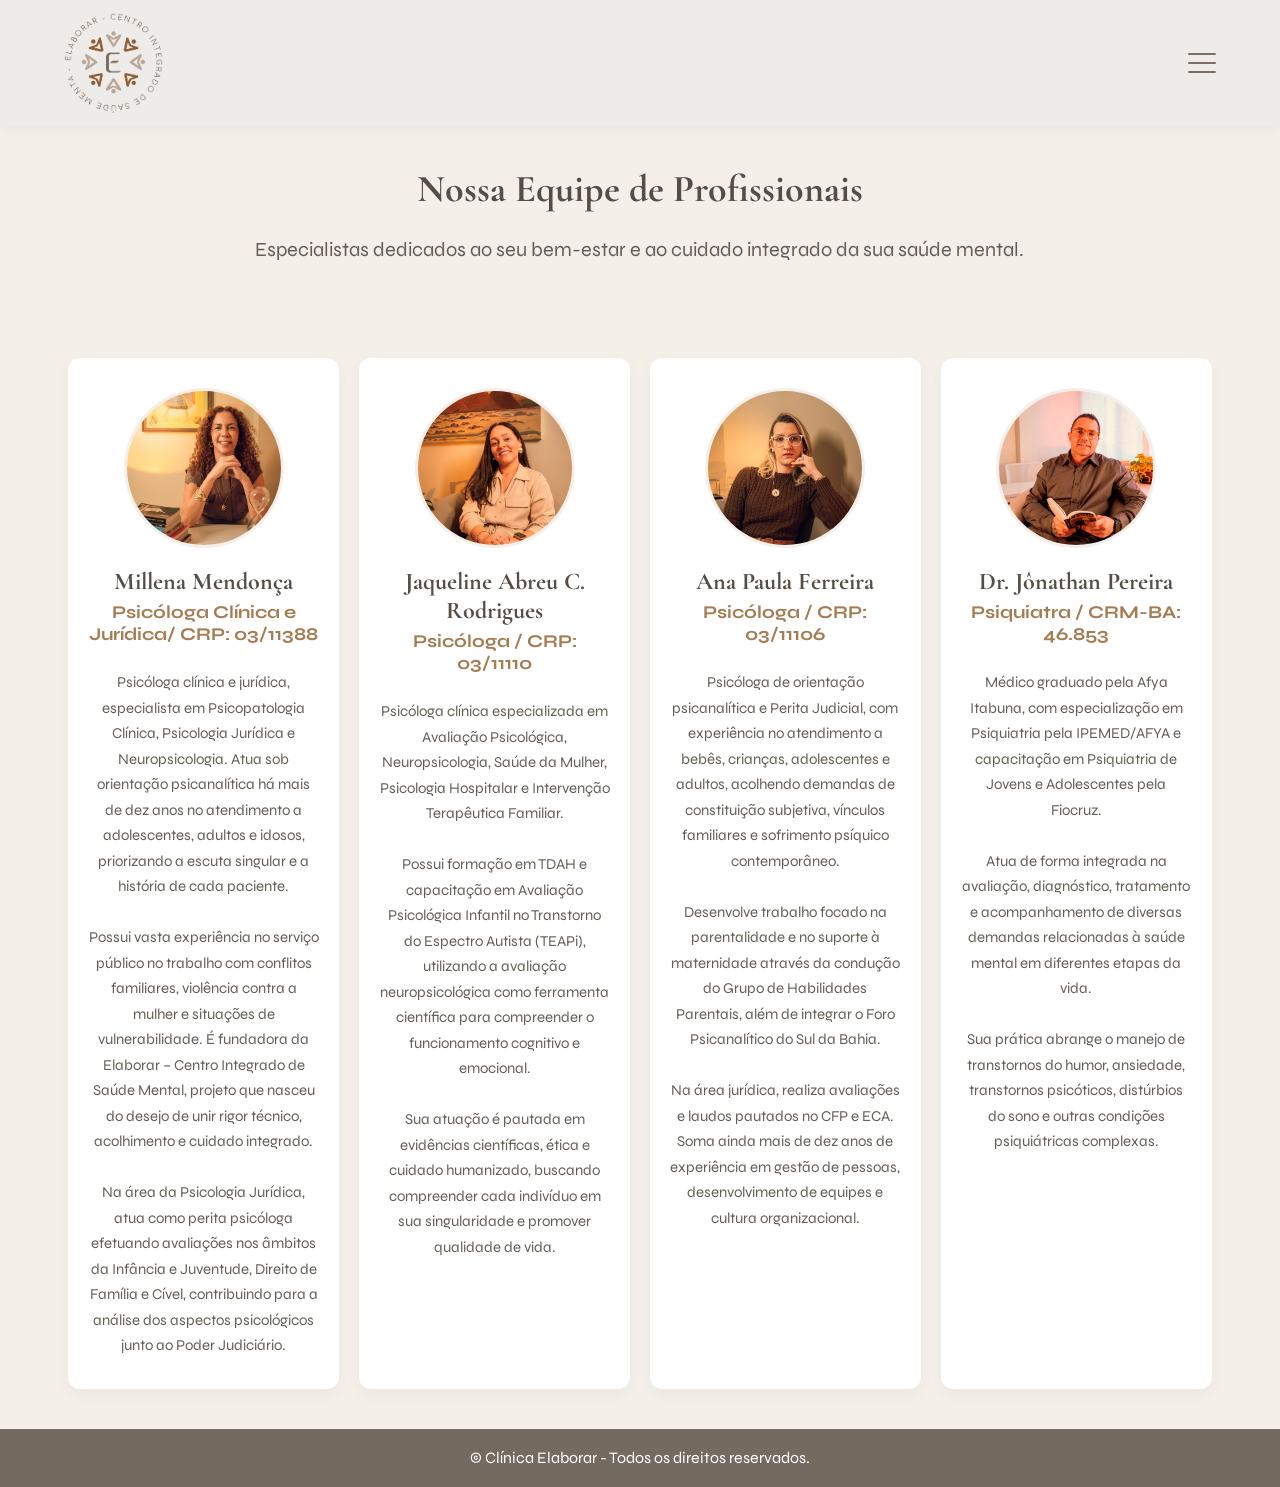
<file: profissionais.html>
<!DOCTYPE html>
  <html lang="pt-BR">
  <head>
    <meta charset="UTF-8">
    <meta name="viewport" content="width=device-width, initial-scale=1.0">
    
    <!-- Fontes do Google -->
    <link rel="preconnect" href="https://fonts.googleapis.com">
    <link rel="preconnect" href="https://fonts.gstatic.com" crossorigin>
    <link href="https://fonts.googleapis.com/css2?family=Cormorant+Garamond:ital,wght@0,400;1,400&family=Syne:wght@400;500;700&display=swap" rel="stylesheet">
    <script src="clinica.js"></script>
    <link rel="stylesheet" href="clinica.css">
  </head>
  <body>
<!-- NAVBAR UNIFICADA -->

  <header class="navbar">
    <div class="nav-container">
      <a href="index.html" class="logo-brand">
        <img src="imagenssite/logo.png" alt="Logo Elaborar" class="logo-img">
      </a>

      <button class="hamburger-btn" id="hamburgerBtn" aria-label="Menu">
        <span></span><span></span><span></span>
      </button>

      <div class="nav-content" id="navContent">
        <nav class="nav-menu">
          <a href="sobre.html#a-clinica" class="nav-link">A Elaborar</a>
          
          <div class="nav-item has-dropdown">
            <a href="servicos.html" class="nav-link">Serviços</a>
            <div class="dropdown-menu">
              <a href="#" onclick="abrirModalServicoPorNome('detalhe-psicoterapia')">Psicoterapia</a>
              <a href="#" onclick="abrirModalServicoPorNome('detalhe-psicanalise')">Psicanálise</a>
              <a href="#" onclick="abrirModalServicoPorNome('detalhe-psiquiatria')">Psiquiatria</a>
              <a href="#" onclick="abrirModalServicoPorNome('detalhe-neuropsicologia')">Neuropsicologia</a>
              <a href="#" onclick="abrirModalServicoPorNome('detalhe-envelhecimento')">Cuidado no envelhecimento</a>
              <a href="#" onclick="abrirModalServicoPorNome('detalhe-maternidade')">Maternidade e primeira infância</a>
              <a href="#" onclick="abrirModalServicoPorNome('detalhe-orientacao')">Orientação Parental</a>
              <a href="#" onclick="abrirModalServicoPorNome('detalhe-supervisao')">Supervisão em Psicanálise</a>
              <a href="#" onclick="abrirModalServicoPorNome('detalhe-nr1')">NR-1 e Saúde Mental</a>
            </div> <!-- Fechamento da div dropdown-menu que estava faltando -->
          </div> <!-- Fechamento da div nav-item has-dropdown que estava faltando -->

          <a href="profissionais.html" class="nav-link">Profissionais</a>
          <a href="atendimento.html" class="nav-link">Atendimento Particular</a>
          <a href="perguntas.html" class="nav-link">Perguntas frequentes</a>
          <a href="blog.html" class="nav-link">Blog</a>
          <a href="contatos.html" class="nav-link">Fale conosco</a>
        </nav>

        <button class="btn-agendar" onclick="abrirModal()">AGENDAR CONSULTA</button>
      </div>
    </div>
  </header>

<section id="profissionais" class="secao-pagina fundo-diferente">
      <div class="container-secao flex-coluna">
        
        <div class="texto-centralizado">
          <h2>Nossa Equipe de Profissionais</h2>
          <p>Especialistas dedicados ao seu bem-estar e ao cuidado integrado da sua saúde mental.</p>
        </div>

        <!-- GRID DE CARDS DOS PROFISSIONAIS -->
        <div class="grid-profissionais">

         
          <!-- Profissional 1 -->
       <div class="card-profissional">
  <div class="foto-container">
    <img src="fotospro/mill.png" alt="Foto da Profissional" class="foto-perfil">
  </div>
  <h3>Millena Mendonça</h3>
  <span class="cargo-tag">Psicóloga Clínica e Jurídica/ CRP: 03/11388</span>
<p>
  Psicóloga clínica e jurídica, especialista em Psicopatologia Clínica, Psicologia Jurídica e Neuropsicologia. Atua sob orientação psicanalítica há mais de dez anos no atendimento a adolescentes, adultos e idosos, priorizando a escuta singular e a história de cada paciente.
  <br><br>
  Possui vasta experiência no serviço público no trabalho com conflitos familiares, violência contra a mulher e situações de vulnerabilidade. É fundadora da Elaborar – Centro Integrado de Saúde Mental, projeto que nasceu do desejo de unir rigor técnico, acolhimento e cuidado integrado.
  <br><br>
  Na área da Psicologia Jurídica, atua como perita psicóloga efetuando avaliações nos âmbitos da Infância e Juventude, Direito de Família e Cível, contribuindo para a análise dos aspectos psicológicos junto ao Poder Judiciário.
</p>
</div>
     
<!-- Profissional 2 -->
<div class="card-profissional">
  <div class="foto-container">
    <img src="fotospro/jaq.png" alt="Foto da Jaqueline Abreu" class="foto-perfil">
  </div>
  <h3>Jaqueline Abreu C. Rodrigues</h3>
  <span class="cargo-tag">Psicóloga / CRP: 03/11110</span>
  <p>
    Psicóloga clínica especializada em Avaliação Psicológica, Neuropsicologia, Saúde da Mulher, Psicologia Hospitalar e Intervenção Terapêutica Familiar.
    <br><br>
    Possui formação em TDAH e capacitação em Avaliação Psicológica Infantil no Transtorno do Espectro Autista (TEAPi), utilizando a avaliação neuropsicológica como ferramenta científica para compreender o funcionamento cognitivo e emocional.
    <br><br>
    Sua atuação é pautada em evidências científicas, ética e cuidado humanizado, buscando compreender cada indivíduo em sua singularidade e promover qualidade de vida.
  </p>
</div>

<!-- Profissional 3 -->
<div class="card-profissional">
  <div class="foto-container">
    <img src="fotospro/ana.png" alt="Foto da Ana Paula Ferreira" class="foto-perfil">
  </div>
  <h3>Ana Paula Ferreira</h3>
  <span class="cargo-tag">Psicóloga / CRP: 03/11106</span>
  <p>
    Psicóloga de orientação psicanalítica e Perita Judicial, com experiência no atendimento a bebês, crianças, adolescentes e adultos, acolhendo demandas de constituição subjetiva, vínculos familiares e sofrimento psíquico contemporâneo.
    <br><br>
    Desenvolve trabalho focado na parentalidade e no suporte à maternidade através da condução do Grupo de Habilidades Parentais, além de integrar o Foro Psicanalítico do Sul da Bahia.
    <br><br>
    Na área jurídica, realiza avaliações e laudos pautados no CFP e ECA. Soma ainda mais de dez anos de experiência em gestão de pessoas, desenvolvimento de equipes e cultura organizacional.
  </p>
</div>

<!-- Profissional 4 -->
<div class="card-profissional">
  <div class="foto-container">
    <img src="fotospro/john.png" alt="Foto do Dr. Jônathan Pereira" class="foto-perfil">
  </div>
  <h3>Dr. Jônathan Pereira</h3>
  <span class="cargo-tag">Psiquiatra / CRM-BA: 46.853</span>
  <p>
    Médico graduado pela Afya Itabuna, com especialização em Psiquiatria pela IPEMED/AFYA e capacitação em Psiquiatria de Jovens e Adolescentes pela Fiocruz.
    <br><br>
    Atua de forma integrada na avaliação, diagnóstico, tratamento e acompanhamento de diversas demandas relacionadas à saúde mental em diferentes etapas da vida.
    <br><br>
    Sua prática abrange o manejo de transtornos do humor, ansiedade, transtornos psicóticos, distúrbios do sono e outras condições psiquiátricas complexas.
  </p>
</div>
 
<!-- </div>-->
        </div>
      </div>
    </section>

     <!-- MODAL DE AGENDAMENTO -->
  <div id="modalAgendamento" class="modal">
    <div class="modal-content">
      <span class="close-btn" onclick="fecharModal()">&times;</span>
      
      <h2>Agendar Consulta</h2>
      <p>Entre em contato com a Elaborar para consultar horários disponíveis, conhecer as modalidades de atendimento e realizar seu agendamento. </p>

      <form id="formAgendamento" onsubmit="enviarParaWhatsApp(event)">
        <div class="form-row">
          <input type="text" id="nome" placeholder="Nome" required />
          <input type="email" id="email" placeholder="E-mail" required />
        </div>
        
        <div class="form-row">
          <input type="tel" id="telefone" placeholder="Telefone / WhatsApp" required />
          <input type="text" id="assunto" placeholder="Assunto" required />
        </div>

        <textarea id="mensagem" rows="4" placeholder="Descreva melhor suas dúvidas ou deixe-nos uma sugestão!" required></textarea>

        <button type="submit" class="btn-submit">Enviar mensagem</button>
      </form>
      <script>

      function abrirModalServicoPorNome(idDetalhe) {
  if (!window.location.pathname.includes('servicos.html')) {
    window.location.href = `servicos.html?abrir=${idDetalhe}`;
    return;
  }
  abrirModalServico(idDetalhe);
}

function destacarCard(idCard) {
  document.querySelectorAll('.card-servico').forEach(card => card.classList.remove('destacado'));
  const card = document.getElementById(idCard);
  if (card) {
    card.classList.add('destacado');
  }
}

document.addEventListener("DOMContentLoaded", function() {
  const params = new URLSearchParams(window.location.search);
  const modalParaAbrir = params.get('abrir');
  
  if (modalParaAbrir) {
    setTimeout(() => {
      abrirModalServico(modalParaAbrir);
    }, 200);
  }
});



      </script>
    </div>
  </div>
  </main>

  <!-- RODAPÉ BÁSICO -->
  <footer style="text-align: center; padding: 20px; background-color: #756a60; color: #fff;">
    <p>&copy; Clínica Elaborar - Todos os direitos reservados.</p>

  </footer>


</body>
</html>
</file>
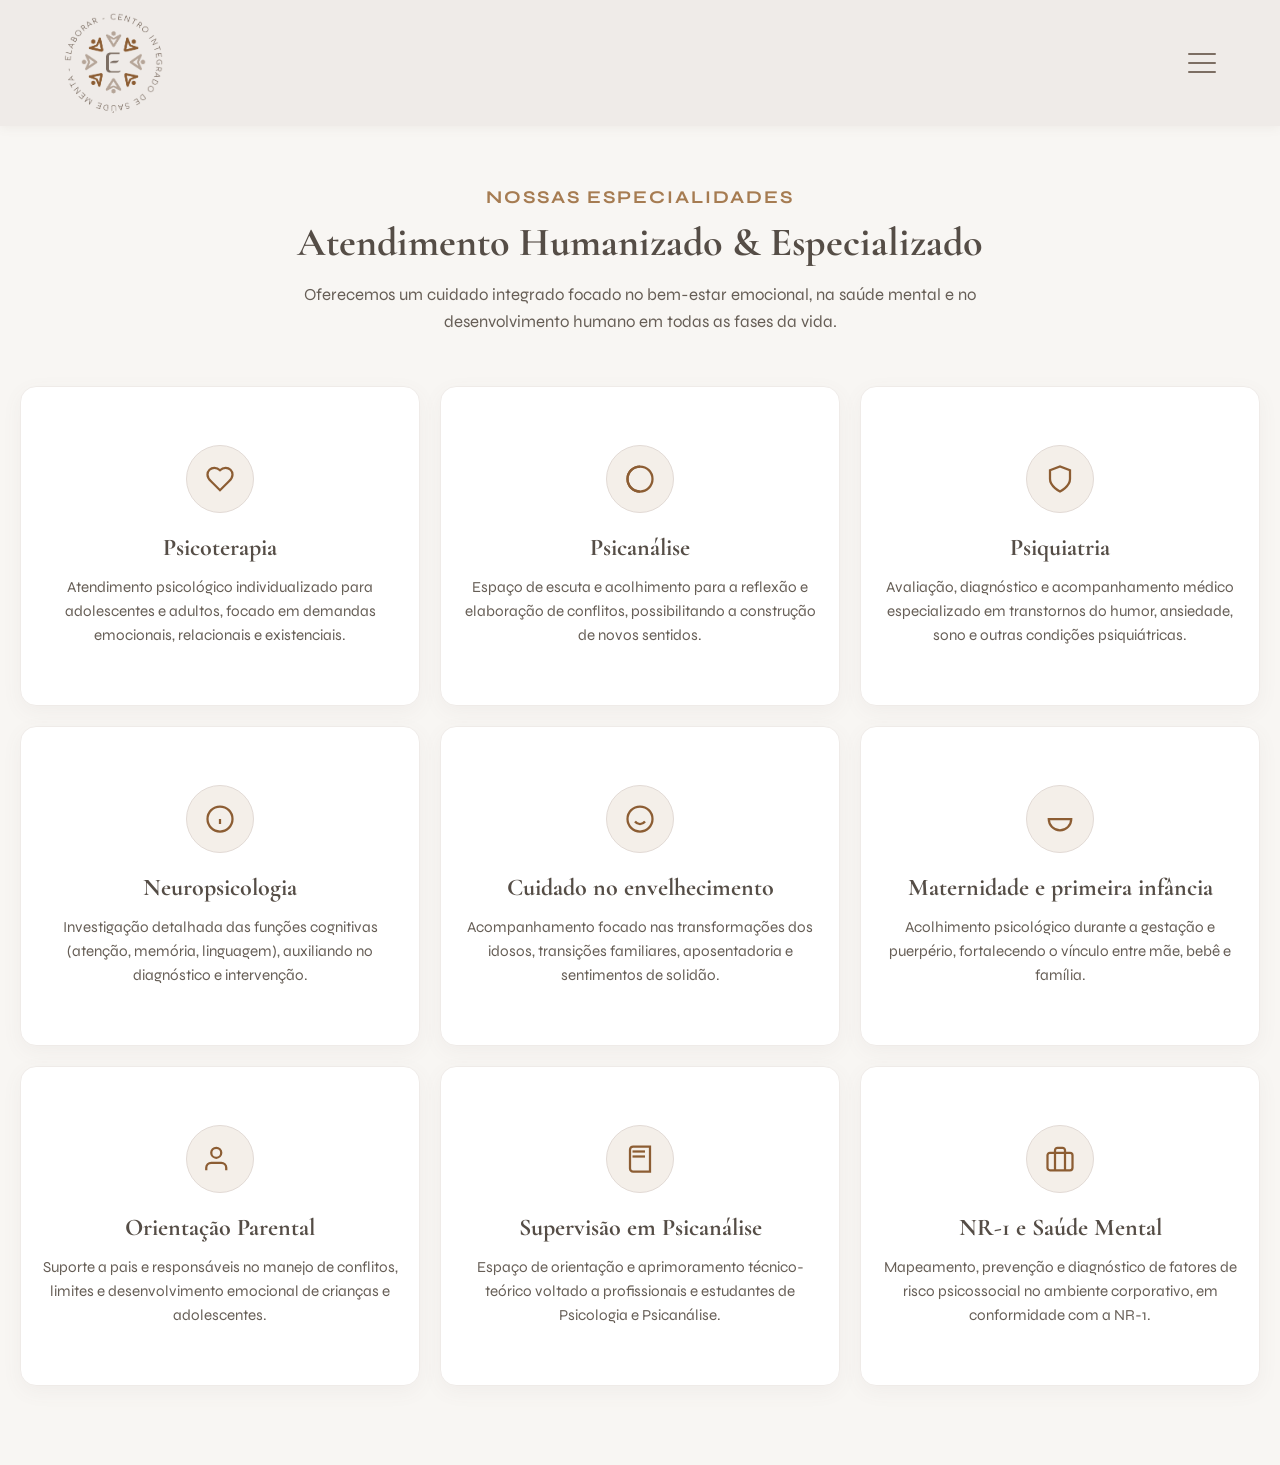
<file: servicos.html>
<!DOCTYPE html>
<html lang="pt-BR">
<head>
  <meta charset="UTF-8">
  <meta name="viewport" content="width=device-width, initial-scale=1.0">
  <title>Serviços - Elaborar</title>
  
  <link rel="stylesheet" href="clinica.css">
  <script src="clinica.js"></script>
  
  <!-- Fonte do projeto -->
  <link rel="preconnect" href="https://fonts.googleapis.com">
  <link rel="preconnect" href="https://fonts.gstatic.com" crossorigin>
  <link href="https://fonts.googleapis.com/css2?family=Cormorant+Garamond:wght@600;700&family=Syne:wght@400;500;600;700&display=swap" rel="stylesheet">

</head>
<body class="fundo-creme">

  <!-- NAVBAR UNIFICADA -->
  <header class="navbar">
    <div class="nav-container">
      <a href="index.html" class="logo-brand">
        <img src="imagenssite/logo.png" alt="Logo Elaborar" class="logo-img">
      </a>

      <button class="hamburger-btn" id="hamburgerBtn" aria-label="Menu">
        <span></span><span></span><span></span>
      </button>

      <div class="nav-content" id="navContent">
        <nav class="nav-menu">
          <a href="sobre.html#a-clinica" class="nav-link">A Elaborar</a>
          
          <div class="nav-item has-dropdown">
            <a href="servicos.html" class="nav-link">Serviços</a>
            <div class="dropdown-menu">
  <a href="#" onclick="abrirModalServicoPorNome('detalhe-psicoterapia')">Psicoterapia</a>
  <a href="#" onclick="abrirModalServicoPorNome('detalhe-psicanalise')">Psicanálise</a>
  <a href="#" onclick="abrirModalServicoPorNome('detalhe-psiquiatria')">Psiquiatria</a>
  <a href="#" onclick="abrirModalServicoPorNome('detalhe-neuropsicologia')">Neuropsicologia</a>
  <a href="#" onclick="abrirModalServicoPorNome('detalhe-envelhecimento')">Cuidado no envelhecimento</a>
  <a href="#" onclick="abrirModalServicoPorNome('detalhe-maternidade')">Maternidade e primeira infância</a>
  
</div>
          </div>

          <a href="profissionais.html" class="nav-link">Profissionais</a>
          <a href="atendimento.html" class="nav-link">Atendimento Particular</a>
          <a href="perguntas.html" class="nav-link">Perguntas frequentes</a>
          <a href="blog.html" class="nav-link">Blog</a>
          <a href="contatos.html" class="nav-link">Fale conosco</a>
        </nav>

        <button class="btn-agendar" onclick="abrirModal()">AGENDAR CONSULTA</button>
      </div>
    </div>
  </header>

  <section id="servicos" class="secao-pagina">
    <div class="texto-centralizado">
      <span class="subtitulo-secao">NOSSAS ESPECIALIDADES</span>
      <h2>Atendimento Humanizado & Especializado</h2>
      <p>Oferecemos um cuidado integrado focado no bem-estar emocional, na saúde mental e no desenvolvimento humano em todas as fases da vida.</p>
    </div>

    <div class="grid-servicos">
      <!-- Card 1: Psicoterapia -->
      <div class="card-servico" id="psicoterapia" onclick="destacarCard('psicoterapia'); abrirModalServico('detalhe-psicoterapia')">
        <div class="icone-servico">
          <svg xmlns="http://www.w3.org/2000/svg" width="30" height="30" viewBox="0 0 24 24" fill="none" stroke="currentColor" stroke-width="1.8"><path d="M19 14c1.49-1.46 3-3.21 3-5.5A5.5 5.5 0 0 0 16.5 3c-1.76 0-3 .5-4.5 2-1.5-1.5-2.74-2-4.5-2A5.5 5.5 0 0 0 2 8.5c0 2.3 1.5 4.05 3 5.5l7 7Z"/></svg>
        </div>
        <h3>Psicoterapia</h3>
        <p>Atendimento psicológico individualizado para adolescentes e adultos, focado em demandas emocionais, relacionais e existenciais.</p>
      </div>

      <!-- Card 2: Psicanálise -->
      <div class="card-servico" id="psicanalise" onclick="destacarCard('psicanalise'); abrirModalServico('detalhe-psicanalise')">
        <div class="icone-servico">
          <svg xmlns="http://www.w3.org/2000/svg" width="30" height="30" viewBox="0 0 24 24" fill="none" stroke="currentColor" stroke-width="1.8"><circle cx="12" cy="12" r="10"/><path d="M12 2a10 10 0 0 0 0 20"/></svg>
        </div>
        <h3>Psicanálise</h3>
        <p>Espaço de escuta e acolhimento para a reflexão e elaboração de conflitos, possibilitando a construção de novos sentidos.</p>
      </div>

      <!-- Card 3: Psiquiatria -->
      <div class="card-servico" id="psiquiatria" onclick="destacarCard('psiquiatria'); abrirModalServico('detalhe-psiquiatria')">
        <div class="icone-servico">
          <svg xmlns="http://www.w3.org/2000/svg" width="30" height="30" viewBox="0 0 24 24" fill="none" stroke="currentColor" stroke-width="1.8"><path d="M12 22s8-4 8-10V5l-8-3-8 3v7c0 6 8 10 8 10z"/></svg>
        </div>
        <h3>Psiquiatria</h3>
        <p>Avaliação, diagnóstico e acompanhamento médico especializado em transtornos do humor, ansiedade, sono e outras condições psiquiátricas.</p>
      </div>

      <!-- Card 4: Neuropsicologia -->
      <div class="card-servico" id="avaliacao" onclick="destacarCard('avaliacao'); abrirModalServico('detalhe-neuropsicologia')">
        <div class="icone-servico">
          <svg xmlns="http://www.w3.org/2000/svg" width="30" height="30" viewBox="0 0 24 24" fill="none" stroke="currentColor" stroke-width="1.8"><circle cx="12" cy="12" r="10"/><path d="M12 16v-4"/><path d="M12 8h.01"/></svg>
        </div>
        <h3>Neuropsicologia</h3>
        <p>Investigação detalhada das funções cognitivas (atenção, memória, linguagem), auxiliando no diagnóstico e intervenção.</p>
      </div>

      <!-- Card 5: Cuidado no Envelhecimento -->
      <div class="card-servico" id="cuidado-envelhecimento" onclick="destacarCard('cuidado-envelhecimento'); abrirModalServico('detalhe-envelhecimento')">
        <div class="icone-servico">
          <svg xmlns="http://www.w3.org/2000/svg" width="30" height="30" viewBox="0 0 24 24" fill="none" stroke="currentColor" stroke-width="1.8"><circle cx="12" cy="12" r="10"/><path d="M8 14s1.5 2 4 2 4-2 4-2"/></svg>
        </div>
        <h3>Cuidado no envelhecimento</h3>
        <p>Acompanhamento focado nas transformações dos idosos, transições familiares, aposentadoria e sentimentos de solidão.</p>
      </div>

      <!-- Card 6: Maternidade & Primeira Infância -->
      <div class="card-servico" id="maternidade-primeira-infancia" onclick="destacarCard('maternidade-primeira-infancia'); abrirModalServico('detalhe-maternidade')">
        <div class="icone-servico">
          <svg xmlns="http://www.w3.org/2000/svg" width="30" height="30" viewBox="0 0 24 24" fill="none" stroke="currentColor" stroke-width="1.8"><path d="M12 21a9 9 0 0 0 9-9H3a9 9 0 0 0 9 9z"/></svg>
        </div>
        <h3>Maternidade e primeira infância</h3>
        <p>Acolhimento psicológico durante a gestação e puerpério, fortalecendo o vínculo entre mãe, bebê e família.</p>
      </div>

      <!-- Card 7: Orientação Parental -->
      <div class="card-servico" id="orientacao-parental" onclick="destacarCard('orientacao-parental'); abrirModalServico('detalhe-orientacao')">
        <div class="icone-servico">
          <svg xmlns="http://www.w3.org/2000/svg" width="30" height="30" viewBox="0 0 24 24" fill="none" stroke="currentColor" stroke-width="1.8"><path d="M17 21v-2a4 4 0 0 0-4-4H5a4 4 0 0 0-4 4v2"/><circle cx="9" cy="7" r="4"/></svg>
        </div>
        <h3>Orientação Parental</h3>
        <p>Suporte a pais e responsáveis no manejo de conflitos, limites e desenvolvimento emocional de crianças e adolescentes.</p>
      </div>

      <!-- Card 8: Supervisão em Psicanálise -->
      <div class="card-servico" id="supervisao" onclick="destacarCard('supervisao'); abrirModalServico('detalhe-supervisao')">
        <div class="icone-servico">
          <svg xmlns="http://www.w3.org/2000/svg" width="30" height="30" viewBox="0 0 24 24" fill="none" stroke="currentColor" stroke-width="1.8"><path d="M4 19.5v-15A2.5 2.5 0 0 1 6.5 2H20v20H6.5a2.5 2.5 0 0 1-2.5-2.5Z"/><path d="M6 6h10"/><path d="M6 10h10"/></svg>
        </div>
        <h3>Supervisão em Psicanálise</h3>
        <p>Espaço de orientação e aprimoramento técnico-teórico voltado a profissionais e estudantes de Psicologia e Psicanálise.</p>
      </div>

      <!-- Card 9: NR-1 e Saúde Mental -->
      <div class="card-servico" id="nr1" onclick="destacarCard('nr1'); abrirModalServico('detalhe-nr1')">
        <div class="icone-servico"> 
          <svg xmlns="http://www.w3.org/2000/svg" width="30" height="30" viewBox="0 0 24 24" fill="none" stroke="currentColor" stroke-width="1.8"><rect x="2" y="7" width="20" height="14" rx="2" ry="2"/><path d="M16 21V5a2 2 0 0 0-2-2h-4a2 2 0 0 0-2 2v16"/></svg>
        </div>
        <h3>NR-1 e Saúde Mental</h3>
        <p>Mapeamento, prevenção e diagnóstico de fatores de risco psicossocial no ambiente corporativo, em conformidade com a NR-1.</p>
      </div>
    </div>
  </section>

  <!-- ESTRUTURA DO MODAL -->
  <div id="modalServico" class="modal-servico-overlay" onclick="fecharModalServicoFora(event)">
    <div class="modal-servico-conteudo">
      <button class="modal-fechar" onclick="fecharModalServico()">&times;</button>
      <div id="modalServicoCorpo"></div>
    </div>
  </div>

  <!-- CONTEÚDOS DOS MODAIS -->
  <div style="display: none;">
    <div id="detalhe-psicoterapia">
      <h3>Psicoterapia</h3>
      <p>Atendimento psicológico individualizado para adolescentes e adultos, destinado ao acompanhamento de diferentes demandas emocionais, relacionais e existenciais.</p>
    </div>
    <div id="detalhe-psicanalise">
      <h3>Psicanálise</h3>
      <p>A Psicanálise oferece um espaço de escuta e acolhimento no qual a pessoa pode falar sobre suas experiências, sentimentos e conflitos.</p>
    </div>
    <div id="detalhe-psiquiatria">
      <h3>Psiquiatria</h3>
      <p>A Psiquiatria é a especialidade médica dedicada à avaliação, diagnóstico, tratamento e acompanhamento de questões relacionadas à saúde mental.</p>
    </div>
    <div id="detalhe-neuropsicologia">
      <h3>Neuropsicologia</h3>
      <p>A Neuropsicologia investiga a relação entre o funcionamento cerebral e aspectos cognitivos, emocionais e comportamentais.</p>
    </div>
    <div id="detalhe-envelhecimento">
      <h3>Cuidado no envelhecimento</h3>
      <p>A psicoterapia com pessoas idosas oferece um espaço de escuta, acolhimento e cuidado diante das transformações próprias do processo de envelhecimento.</p>
    </div>
    <div id="detalhe-maternidade">
      <h3>Maternidade e primeira infância</h3>
      <p>Acolhimento e acompanhamento psicológico durante a gestação, o puerpério e os primeiros momentos da vida do bebê.</p>
    </div>
    <div id="detalhe-orientacao">
      <h3>Orientação Parental</h3>
      <p>Suporte a pais e responsáveis no manejo de conflitos, limites e desenvolvimento emocional de crianças e adolescentes.</p>
    </div>
    <div id="detalhe-supervisao">
      <h3>Supervisão em Psicanálise</h3>
      <p>A supervisão em Psicanálise é destinada a psicólogos em formação ou atuação clínica.</p>
    </div>
    <div id="detalhe-nr1">
      <h3>NR-1 e Saúde Mental</h3>
      <p>Avaliação relacionada aos fatores psicossociais no contexto do trabalho, considerando aspectos que podem repercutir na saúde mental dos trabalhadores.</p>
    </div>
  </div>

 <script>
// Sobrescrevemos a função do clinica.js para garantir que o modal abra visualmente
function abrirModalServico(idConteudo) {
  const modal = document.getElementById('modalServico');
  const corpo = document.getElementById('modalServicoCorpo');
  const fonte = document.getElementById(idConteudo);

  if (modal && corpo && fonte) {
    corpo.innerHTML = fonte.innerHTML;
    // Força o display flex diretamente para ignorar conflitos do CSS externo
    modal.style.display = 'flex';
    modal.classList.add('ativo');
    document.body.style.overflow = 'hidden';
  }
}

function fecharModalServico() {
  const modal = document.getElementById('modalServico');
  if (modal) {
    modal.style.display = 'none';
    modal.classList.remove('ativo');
    document.body.style.overflow = 'auto';
  }
}

function fecharModalServicoFora(event) {
  const modal = document.getElementById('modalServico');
  if (event.target === modal) {
    fecharModalServico();
  }
}

function abrirModalServicoPorNome(idDetalhe) {
  if (!window.location.pathname.includes('servicos.html')) {
    window.location.href = `servicos.html?abrir=${idDetalhe}`;
    return;
  }
  abrirModalServico(idDetalhe);
}

function destacarCard(idCard) {
  document.querySelectorAll('.card-servico').forEach(card => card.classList.remove('destacado'));
  const card = document.getElementById(idCard);
  if (card) {
    card.classList.add('destacado');
  }
}

document.addEventListener("DOMContentLoaded", function() {
  const params = new URLSearchParams(window.location.search);
  const modalParaAbrir = params.get('abrir');
  
  if (modalParaAbrir) {
    setTimeout(() => {
      abrirModalServico(modalParaAbrir);
    }, 200);
  }
});
</script>
</body>
</html>
</file>
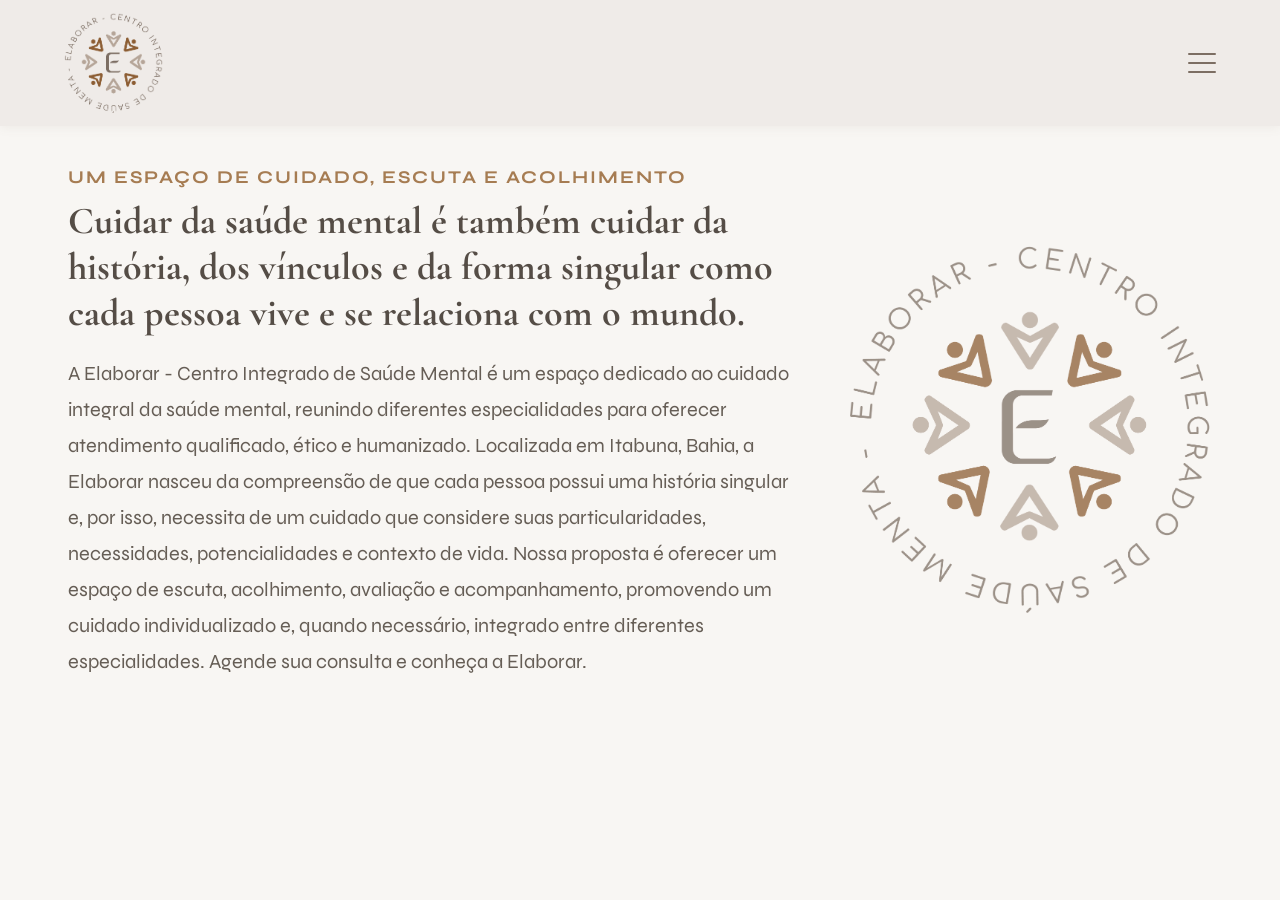
<file: sobre.html>
<!DOCTYPE html>
  <html lang="pt-BR">
  <head>
    <meta charset="UTF-8">
    <meta name="viewport" content="width=device-width, initial-scale=1.0">
    
    <!-- Fontes do Google -->
    <link rel="preconnect" href="https://fonts.googleapis.com">
    <link rel="preconnect" href="https://fonts.gstatic.com" crossorigin>
    <link href="https://fonts.googleapis.com/css2?family=Cormorant+Garamond:ital,wght@0,400;1,400&family=Syne:wght@400;500;700&display=swap" rel="stylesheet">
    <script src="clinica.js"></script>
    <link rel="stylesheet" href="clinica.css">
  </head>
  <body>
<!-- NAVBAR UNIFICADA -->

  <header class="navbar">
    <div class="nav-container">
      <a href="index.html" class="logo-brand">
        <img src="imagenssite/logo.png" alt="Logo Elaborar" class="logo-img">
      </a>

      <button class="hamburger-btn" id="hamburgerBtn" aria-label="Menu">
        <span></span><span></span><span></span>
      </button>

      <div class="nav-content" id="navContent">
        <nav class="nav-menu">
          <a href="sobre.html#a-clinica" class="nav-link">A Elaborar</a>
          
          <div class="nav-item has-dropdown">
            <a href="servicos.html" class="nav-link">Serviços</a>
            <div class="dropdown-menu">
              <a href="#" onclick="abrirModalServicoPorNome('detalhe-psicoterapia')">Psicoterapia</a>
              <a href="#" onclick="abrirModalServicoPorNome('detalhe-psicanalise')">Psicanálise</a>
              <a href="#" onclick="abrirModalServicoPorNome('detalhe-psiquiatria')">Psiquiatria</a>
              <a href="#" onclick="abrirModalServicoPorNome('detalhe-neuropsicologia')">Neuropsicologia</a>
              <a href="#" onclick="abrirModalServicoPorNome('detalhe-envelhecimento')">Cuidado no envelhecimento</a>
              <a href="#" onclick="abrirModalServicoPorNome('detalhe-maternidade')">Maternidade e primeira infância</a>
              <a href="#" onclick="abrirModalServicoPorNome('detalhe-orientacao')">Orientação Parental</a>
              <a href="#" onclick="abrirModalServicoPorNome('detalhe-supervisao')">Supervisão em Psicanálise</a>
              <a href="#" onclick="abrirModalServicoPorNome('detalhe-nr1')">NR-1 e Saúde Mental</a>
            </div> <!-- Fechamento da div dropdown-menu que estava faltando -->
          </div> <!-- Fechamento da div nav-item has-dropdown que estava faltando -->

          <a href="profissionais.html" class="nav-link">Profissionais</a>
          <a href="atendimento.html" class="nav-link">Atendimento Particular</a>
          <a href="perguntas.html" class="nav-link">Perguntas frequentes</a>
          <a href="blog.html" class="nav-link">Blog</a>
          <a href="contatos.html" class="nav-link">Fale conosco</a>
        </nav>

        <button class="btn-agendar" onclick="abrirModal()">AGENDAR CONSULTA</button>
      </div>
    </div>
  </header>
  <!-- CONTEÚDO DA PÁGINA SOBRE NÓS -->
  <main>

    <!-- SEÇÃO 1: A CLÍNICA (ID correspondente ao submenu) -->
    <section id="a-clinica" class="secao-pagina">
      <div class="container-secao">
        <div class="texto-secao">
          <span class="subtitulo-secao">Um espaço de cuidado, escuta e acolhimento </span>
          <h2>Cuidar da saúde mental é também cuidar da história, dos vínculos e da forma singular como cada pessoa vive e se relaciona com o mundo. </h2>
          <p>A Elaborar - Centro Integrado de Saúde Mental é um espaço dedicado ao cuidado integral da saúde mental, reunindo diferentes especialidades para oferecer atendimento qualificado, ético e humanizado. 
Localizada em Itabuna, Bahia, a Elaborar nasceu da compreensão de que cada pessoa possui uma história singular e, por isso, necessita de um cuidado que considere suas particularidades, necessidades, potencialidades e contexto de vida. 
Nossa proposta é oferecer um espaço de escuta, acolhimento, avaliação e acompanhamento, promovendo um cuidado individualizado e, quando necessário, integrado entre diferentes especialidades. 
Agende sua consulta e conheça a Elaborar.
</p>
      
        </div>
        
        <div class="imagem-secao">
          <!-- Substitua pelo caminho da foto do espaço da clínica -->
          <img src="imagenssite/logo.png" alt="Espaço da Clínica Elaborar" class="img-destaque">
        </div>
      </div>
    </section>

    <script>
      function abrirModalServicoPorNome(idDetalhe) {
  if (!window.location.pathname.includes('servicos.html')) {
    window.location.href = `servicos.html?abrir=${idDetalhe}`;
    return;
  }
  abrirModalServico(idDetalhe);
}

function destacarCard(idCard) {
  document.querySelectorAll('.card-servico').forEach(card => card.classList.remove('destacado'));
  const card = document.getElementById(idCard);
  if (card) {
    card.classList.add('destacado');
  }
}

document.addEventListener("DOMContentLoaded", function() {
  const params = new URLSearchParams(window.location.search);
  const modalParaAbrir = params.get('abrir');
  
  if (modalParaAbrir) {
    setTimeout(() => {
      abrirModalServico(modalParaAbrir);
    }, 200);
  }
});
    </script>
</file>
<file: clinica.css>
/* ==========================================
   RESET & BASE
   ========================================== */
* {
  margin: 0;
  padding: 0;
  box-sizing: border-box;
}

body {
  font-family: 'Syne', sans-serif;
  background-color: #f8f6f3; 
  color: #3d3530;
}

html, body {
  width: 100%;
  max-width: 100%;
  overflow-x: hidden; /* Corta qualquer elemento que tente sair da tela lateralmente */
  margin: 0;
  padding: 0;
  scroll-behavior: smooth; /* Rolagem suave para links internos */
}

/* Força o cursor (caret) a ficar visível e preto, evitando o sumiço no fundo branco */
.ql-editor,
.ql-editor *,
input[type="text"],
input[type="email"],
input[type="password"],
textarea {
  caret-color: #000000 !important;
}

/* Corrige o bug de elementos internos que criam traços fantasmas ou bloqueiam a seleção/apagamento no Quill */
.ql-editor span {
  background-color: transparent !important;
}

/* Evita que blocos fantasmas fiquem travados na tela na hora da edição */
.ql-container.ql-snow {
  box-sizing: border-box;
}

/* ==========================================
   1. TOPBAR (FAIXA SUPERIOR)
   ========================================== */
.topbar {
  background-color: #FFFDD0;
  border-bottom: 1px solid #9e8d80;
  padding: 0.6rem 0;
  font-size: 0.9rem;
  color: #ffffff;
  width: 100%;
}

.topbar-container {
  width: 100%;
  max-width: 1200px; 
  margin: 0 auto;
  padding: 0 1.5rem;
  display: flex;
  justify-content: space-between;
  align-items: center;
}

.topbar-info {
  display: flex;
  align-items: center;
  gap: 1rem;
}

.topbar-info a {
  color: #ffffff;
  text-decoration: none;
  font-weight: 500;
}

.topbar-social {
  display: flex;
  align-items: center;
  gap: 1rem;
}


/* ==========================================
   2. NAVBAR PRINCIPAL
   ========================================== */
.navbar {
  background-color: #efebe8;
  position: sticky;
  top: 0;
  z-index: 100;
  box-shadow: 0 2px 10px rgba(124, 110, 99, 0.08);
  width: 100%;
  padding: 0.8rem 0;
}

.nav-container {
  width: 100%;
  max-width: 95%; 
  margin: 0 auto;
  padding: 0 2rem; 
  display: flex;
  justify-content: space-between;
  align-items: center;
  position: relative;
}

/* Logo / Ícone */
.logo-brand {
  display: flex;
  align-items: center;
}

.logo-img {
  height: 100px;
  width: auto;
  object-fit: contain;
  display: block;
}

/* Container de Navegação */
.nav-content {
  display: flex;
  align-items: center;
  justify-content: space-between; 
  flex: 1;
  margin-left: 3rem; 
}

/* Links de Navegação */
.nav-menu {
  display: flex;
  align-items: center;
  gap: 0.5rem;
  list-style: none;
  margin: 0 auto;
}

.nav-item {
  position: relative;
}

.nav-link {
  display: block;
  padding: 0.8rem 1rem;
  text-decoration: none;
  color: #7c6e63;
  font-size: 0.95rem;
  font-weight: 500;
  white-space: nowrap;
  transition: color 0.2s;
}

.nav-link:hover,
.nav-item:hover .nav-link {
  color: #8c5d33;
}

/* Dropdown Menu */
.dropdown-menu {
  display: none;
  position: absolute;
  top: 100%;
  left: 0;
  background-color: #efebe8;
  min-width: 240px;
  box-shadow: 0 8px 16px rgba(0,0,0,0.1);
  border-radius: 4px;
  padding: 0.5rem 0;
  z-index: 1000;
}

.has-dropdown:hover .dropdown-menu {
  display: block;
}

.dropdown-menu a {
  color: #7c6e63;
  padding: 0.6rem 1.2rem;
  text-decoration: none;
  display: block;
  font-size: 0.85rem;
  transition: background-color 0.2s;
}

.dropdown-menu a:hover {
  background-color: #e2dad5;
  color: #8c5d33;
}

/* Botão Agender Consulta */
.btn-agendar {
  background-color: #8c5d33;
  color: #ffffff;
  padding: 0.75rem 1.4rem;
  border-radius: 6px;
  border: none;
  font-size: 0.85rem;
  font-weight: 700;
  letter-spacing: 0.05em;
  white-space: nowrap;
  cursor: pointer;
  flex-shrink: 0;
  transition: background-color 0.2s, transform 0.2s;
}

.btn-agendar:hover {
  background-color: #6f4726;
  transform: translateY(-1px);
}

/* Hambúrguer */
.hamburger-btn {
  display: none;
  flex-direction: column;
  justify-content: space-between;
  width: 28px;
  height: 20px;
  background: transparent;
  border: none;
  cursor: pointer;
  padding: 0;
  z-index: 101;
}

.hamburger-btn span {
  width: 100%;
  height: 2px;
  background-color: #7c6e63;
  border-radius: 2px;
  transition: all 0.3s ease;
}

/* >>> RESPONSIVO NAVBAR E TOPBAR <<< */
@media (max-width: 1366px  ) {
  .topbar-info span:first-child,
  .divider-dot,
  .topbar-social {
    display: none;
  }

  .topbar-container {
    justify-content: center;
  }

  .topbar-info {
    gap: 0.8rem;
    font-size: 0.8rem;
  }

  .hamburger-btn {
    display: flex;
  }

  .nav-content {
    display: none;
    position: absolute;
    top: 100%;
    left: 0;
    width: 100%;
    background-color: #efebe8;
    flex-direction: column;
    padding: 1.5rem;
    box-shadow: 0 10px 20px rgba(0,0,0,0.12);
    gap: 1.2rem;
    border-top: 1px solid #e2dad5;
    margin-left: 0;
  }

  .nav-content.active {
    display: flex;
  }

  .nav-menu {
    flex-direction: column;
    width: 100%;
    gap: 0.8rem;
    margin: 0;
  }

  .nav-item {
    width: 100%;
    text-align: center;
  }

  .nav-link {
    font-size: 1rem;
    display: block;
    padding: 0.4rem 0;
  }

  .dropdown-menu {
    position: static;
    box-shadow: none;
    background-color: #e7e1dc;
    margin-top: 0.4rem;
    border-radius: 6px;
  }

  .btn-agendar {
    width: 100%;
    max-width: 300px;
    margin: 0.5rem auto 0 auto;
    text-align: center;
  }

  .hamburger-btn.active span:nth-child(1) {
    transform: translateY(9px) rotate(45deg);
  }
  .hamburger-btn.active span:nth-child(2) {
    opacity: 0;
  }
  .hamburger-btn.active span:nth-child(3) {
    transform: translateY(-9px) rotate(-45deg);
  }
}


/* ==========================================
   3. HERO SECTION / SLIDESHOW
   ========================================== */
.hero {
  position: relative;
  width: 100%;
  height: calc(100vh - 120px);
  min-height: 520px;
  overflow: hidden;
  background-color: #3d3530;
}

.slideshow-container {
  position: relative;
  width: 100%;
  height: 100%;
}

.slide {
  position: absolute;
  inset: 0;
  opacity: 0;
  visibility: hidden;
  transition: opacity 0.8s ease-in-out, visibility 0.8s ease-in-out;
  display: flex;
  align-items: center;
  justify-content: center;
  z-index: 1;
}

.slide.active {
  opacity: 1;
  visibility: visible;
  z-index: 2;
}

.img-slide {
  position: absolute;
  inset: 0;
  width: 100%;
  height: 100%;
  object-fit: cover;
  object-position: center;
  z-index: 1;
}

.slide-overlay {
  position: absolute;
  inset: 0;
  background: linear-gradient(135deg, rgba(61, 53, 48, 0.55) 0%, rgba(140, 93, 51, 0.45) 100%);
  z-index: 2;
}

.slide-conteudo {
  position: relative;
  z-index: 3;
  text-align: center;
  color: #ffffff;
  max-width: 800px;
  padding: 0 1.5rem;
}

.badge-servico {
  font-family: 'Syne', sans-serif;
  font-size: 0.75rem;
  letter-spacing: 3px;
  text-transform: uppercase;
  background: rgba(255, 255, 255, 0.2);
  backdrop-filter: blur(4px);
  padding: 6px 16px;
  border-radius: 20px;
  display: inline-block;
  margin-bottom: 1.2rem;
  color: #ffffff;
}

.slide-conteudo h2 {
  font-family: 'Cormorant Garamond', serif;
  font-size: 3.5rem;
  font-weight: 400;
  margin-bottom: 1rem;
  line-height: 1.1;
  color: #ffffff;
  text-shadow: 0 2px 10px rgba(0, 0, 0, 0.3);
}

.slide-conteudo p {
  font-family: 'Cormorant Garamond', serif;
  font-style: italic;
  font-size: 1.5rem;
  color: #f1eae4;
  margin-bottom: 2rem;
  line-height: 1.4;
  text-shadow: 0 1px 5px rgba(0, 0, 0, 0.3);
}

.slide-nav {
  position: absolute;
  top: 50%;
  transform: translateY(-50%);
  z-index: 10;
  background: rgba(255, 255, 255, 0.2);
  backdrop-filter: blur(4px);
  color: #ffffff;
  border: none;
  width: 46px;
  height: 46px;
  border-radius: 50%;
  cursor: pointer;
  font-size: 1.2rem;
  display: flex;
  align-items: center;
  justify-content: center;
  transition: background 0.3s ease, transform 0.3s ease;
}

.slide-nav:hover {
  background: rgba(140, 93, 51, 0.85);
  transform: translateY(-50%) scale(1.08);
}

.slide-nav.prev { left: 1.5rem; }
.slide-nav.next { right: 1.5rem; }

.dots-container {
  position: absolute;
  bottom: 1.5rem;
  left: 50%;
  transform: translateX(-50%);
  z-index: 10;
  display: flex;
  gap: 10px;
}

.dot {
  width: 12px;
  height: 12px;
  border-radius: 50%;
  background: rgba(255, 255, 255, 0.4);
  cursor: pointer;
  transition: background 0.3s ease, transform 0.3s ease;
}

.dot.active {
  background: #ffffff;
  transform: scale(1.25);
}

/* >>> RESPONSIVO HERO <<< */
@media (max-width: 768px) {
  .hero { height: 480px; }
  .slide-conteudo h2 { font-size: 2.3rem; }
  .slide-conteudo p { font-size: 1.15rem; }
  .slide-nav { display: none; }
}


/* ==========================================
   4. SEÇÕES DE PÁGINAS, SOBRE NÓS E PROFISSIONAIS
   ========================================== */
.secao-pagina {
  padding: 40px 3%;
  width: 100%;
  max-width: 100% !important;
  margin: 0 auto;
}

.fundo-diferente {
  background-color: #f4efe9;
}

.container-secao {
  max-width: 95%; 
  margin: 0 auto;
  display: flex;
  align-items: center;
  gap: 50px;
}

.flex-coluna {
  flex-direction: column;
}

.texto-secao {
  flex: 2;
}

.subtitulo-secao {
  font-family: 'Syne', sans-serif;
  font-size: 18px;
  text-transform: uppercase;
  letter-spacing: 2px;
  color: #a67c52;
  font-weight: 700;
  display: block;
  margin-bottom: 10px;
}

.texto-secao h2, .texto-centralizado h2 {
  font-family: 'Cormorant Garamond', serif;
  font-size: 38px;
  color: #554d46;
  margin-bottom: 20px;
}

.texto-secao p, .texto-centralizado p {
  font-size: 20px;
  line-height: 1.8;
  color: #665e56;
  margin-bottom: 15px;
}

.texto-centralizado {
  text-align: center;
  max-width: 900px;
  margin: 0 auto 40px auto;
}

.imagem-secao {
  flex: 1;
  text-align: center;
}

.img-destaque {
  width: 100%;
  max-width: 450px;
  border-radius: 12px;
  mix-blend-mode: multiply; 
  opacity: 0.75; 
  box-shadow: none; 
}

#sobre-nos {
  padding: 60px 20px;
  text-align: center;
  max-width: 1200px;
  margin: 0 auto;
}

.introducao-clinica {
  margin-bottom: 40px;
  color: #555;
}

.equipe-container {
  display: flex;
  flex-wrap: wrap;
  justify-content: center;
  gap: 30px;
}

.membro-equipe {
  flex: 1;
  min-width: 280px;
  max-width: 350px;
  background-color: #f9f9f9;
  padding: 20px;
  border-radius: 8px;
  box-shadow: 0 4px 6px rgba(0,0,0,0.05);
}

.membro-equipe img {
  width: 150px;
  height: 150px;
  border-radius: 50%;
  object-fit: cover;
  margin-bottom: 15px;
}

.membro-equipe h3 {
  margin: 10px 0 5px 0;
}

.membro-equipe .cargo {
  font-weight: bold;
  color: #007680;
  display: block;
  margin-bottom: 15px;
}

/* Área Profissionais (Cards corrigidos) */
#profissionais {
  scroll-margin-top: 100px;
  padding-top: 40px; 
}

#profissionais .texto-centralizado {
  margin-bottom: 25px; 
}

.grid-profissionais {
  display: grid;
  grid-template-columns: repeat(4, 1fr);
  gap: 20px;
  width: 100%;
  max-width: 1650px;
  margin: 0 auto;
  align-items: stretch;
}

.card-profissional {
  background: #ffffff;
  padding: 30px 20px;
  border-radius: 12px;
  text-align: center;
  box-shadow: 0 5px 15px rgba(0, 0, 0, 0.04);
  box-sizing: border-box;
  height: auto; 
  display: flex;
  flex-direction: column;
  align-items: center;
  transition: transform 0.3s ease, box-shadow 0.3s ease;
}

.card-profissional:hover {
  transform: translateY(-5px);
  box-shadow: 0 10px 20px rgba(0,0,0,0.08);
}

.foto-perfil {
  width: 160px;
  height: 160px;
  max-width: 100%;
  border-radius: 50%;
  object-fit: cover;
  margin-bottom: 15px;
  border: 3px solid #f4efe9;
}
  
.card-profissional h3 {
  font-family: 'Cormorant Garamond', serif;
  font-size: 24px;
  color: #554d46;
  margin-bottom: 5px;
}

.cargo-tag {
  display: inline-block;
  font-size: 18px;
  color: #a67c52;
  font-weight: 700;
  margin-bottom: 15px;
}

.card-profissional p {
  font-size: 15px;
  line-height: 1.7;
  color: #665e56;
  text-align: center;          
  margin-top: 10px;
}

.secao-profissionais {
  padding: 60px 20px; 
  display: flex;
  flex-direction: column;
  justify-content: center;
}

/* >>> RESPONSIVO SEÇÕES E PROFISSIONAIS <<< */
@media (max-width: 1024px) {
  .grid-profissionais {
    grid-template-columns: repeat(2, 1fr); 
  }
}

@media (max-width: 768px) {
  .container-secao {
    flex-direction: column;
    gap: 30px;
  }
  
  .grid-profissionais {
    grid-template-columns: 1fr; 
  }

  .card-profissional {
    width: 100%;
    max-width: 100% !important;
  }
}


/* ==========================================
   5. SEÇÃO DE SERVIÇOS (GRADE DE CARDS)
   ========================================== */
#servicos {
  padding: 60px 20px 80px 20px;
  max-width: 1280px;
  margin: 0 auto;
}

#servicos .texto-centralizado {
  max-width: 750px;
  margin: 0 auto 50px auto;
}

#servicos .texto-centralizado h2 {
  font-family: 'Cormorant Garamond', serif;
  font-size: 40px;
  font-weight: 700;
  color: #554d46;
  margin-bottom: 16px;
}

#servicos .texto-centralizado p {
  font-size: 1.05rem;
  line-height: 1.6;
  color: #665e56;
}

.grid-servicos {
  display: grid;
  grid-template-columns: repeat(5, 1fr); 
  gap: 20px;
  width: 100%;
  max-width: 1600px; 
  margin: 0 auto;
}

.card-servico {
  background-color: #ffffff;
  padding: 40px 20px; 
  min-height: 320px;  
  border-radius: 16px;
  border: 1px solid #efebe8;
  box-shadow: 0 6px 20px rgba(124, 110, 99, 0.06);
  display: flex;
  flex-direction: column;
  align-items: center;
  justify-content: center;
  text-align: center;
  cursor: pointer;
  transition: transform 0.3s ease, box-shadow 0.3s ease, border-color 0.3s ease;
}

.card-servico:hover {
  transform: translateY(-8px);
  box-shadow: 0 16px 30px rgba(124, 110, 99, 0.14);
  border-color: #a67c52;
}

.icone-servico {
  width: 68px;
  height: 68px;
  background-color: #f4efe9;
  border-radius: 50%;
  display: flex;
  align-items: center;
  justify-content: center;
  margin-bottom: 20px;
  color: #8c5d33;
  border: 1px solid #e2dad5;
  flex-shrink: 0;
  transition: background-color 0.3s ease, color 0.3s ease, transform 0.3s ease;
}

/* Corrigido o bug do hover aqui */
.card-servico:hover .icone-servico {
  background-color: #8c5d33;
  color: #ffffff;
  transform: scale(1.08);
}

.card-servico h3 {
  font-family: 'Cormorant Garamond', serif;
  font-size: 24px;
  font-weight: 700;
  color: #554d46;
  margin-bottom: 12px;
  line-height: 1.25;
}

.card-servico p {
  font-size: 0.95rem;
  line-height: 1.6;
  color: #665e56;
}

/* >>> RESPONSIVO SERVIÇOS <<< */
@media (max-width: 1400px) {
  .grid-servicos { grid-template-columns: repeat(3, 1fr); }
}
@media (max-width: 900px) {
  .grid-servicos { grid-template-columns: repeat(2, 1fr); }
}
@media (max-width: 600px) {
  .grid-servicos { grid-template-columns: 1fr; }
}


/* ==========================================
   6. PERGUNTAS FREQUENTES (FAQ)
   ========================================== */
.faq-container {
  max-width: 850px;
  margin: 60px auto;
  padding: 0 20px;
}

.faq-container h2 {
  font-family: 'Cormorant Garamond', serif;
  font-size: 38px;
  color: #554d46;
  text-align: center;
  margin-bottom: 35px;
}

.faq-lista {
  display: flex;
  flex-direction: column;
  gap: 16px;
}

.faq-item {
  background-color: #ffffff;
  border: 1px solid #efebe8;
  border-radius: 10px;
  box-shadow: 0 4px 12px rgba(124, 110, 99, 0.04);
  overflow: hidden;
  transition: border-color 0.25s ease, box-shadow 0.25s ease;
}

.faq-item[open] {
  border-color: #a67c52;
  box-shadow: 0 6px 18px rgba(124, 110, 99, 0.08);
}

.faq-item summary, .pergunta-faq {
  padding: 22px 26px;
  font-size: 1.05rem;
  font-weight: 600;
  color: #554d46;
  cursor: pointer;
  display: flex;
  justify-content: space-between;
  align-items: center;
  list-style: none;
  user-select: none;
  transition: color 0.2s ease;
}

.faq-item summary::-webkit-details-marker {
  display: none;
}

.faq-item summary:hover {
  color: #8c5d33;
}

.faq-item summary::after {
  content: '+';
  font-size: 1.4rem;
  font-weight: 400;
  color: #8c5d33;
  line-height: 1;
  transition: transform 0.25s ease;
}

.faq-item[open] summary::after {
  content: '−';
}

.faq-resposta, .resposta-faq {
  padding: 0 26px 22px 26px;
  color: #665e56;
  font-size: 0.96rem;
  line-height: 1.7;
  border-top: 1px solid #f4efe9;
  padding-top: 16px;
}

/* >>> RESPONSIVO FAQ <<< */
@media (max-width: 600px) {
  .pergunta-faq, .faq-item summary {
    padding: 18px 20px;
    font-size: 0.98rem;
  }
  .resposta-faq, .faq-resposta {
    padding: 14px 20px 18px 20px;
  }
}


/* ==========================================
   7. ESTRUTURA DO BLOG & CARDS
   ========================================== */
.secao-blog {
  padding: 60px 20px 80px 20px;
  max-width: 1000px;
  margin: 0 auto;
}

.card-box {
  background-color: #ffffff;
  border-radius: 16px;
  padding: 45px 40px;
  border: 1px solid #efebe8;
  box-shadow: 0 4px 20px rgba(124, 110, 99, 0.06);
  max-width: 1000px; 
  margin: 0 auto;
}

.titulo-aba {
  font-family: 'Cormorant Garamond', serif;
  font-size: 38px;
  font-weight: 700;
  color: #554d46;
  margin-bottom: 30px;
}

.admin-bar {
  display: flex;
  justify-content: flex-end;
  margin-bottom: 15px;
}

.btn-admin-toggle {
  background-color: transparent;
  border: 1px dashed #a67c52;
  color: #8c5d33;
  padding: 8px 16px;
  border-radius: 6px;
  font-family: 'Syne', sans-serif;
  font-size: 0.85rem;
  font-weight: 600;
  cursor: pointer;
  transition: all 0.2s ease;
}

.btn-admin-toggle:hover {
  background-color: #f4efe9;
}

.blog-form-box {
  background-color: #fcfaf7;
  border: 1px solid #e2dad5;
  border-radius: 12px;
  padding: 28px;
  margin-bottom: 40px;
  display: none; 
}

.blog-form-box.ativo {
  display: block;
}

.blog-form-box h3 {
  font-family: 'Cormorant Garamond', serif;
  font-size: 24px;
  font-weight: 700;
  color: #554d46;
  margin-bottom: 18px;
}

.blog-form-box input[type="text"],
.blog-form-box textarea {
  width: 100%;
  padding: 12px 16px;
  margin-bottom: 15px;
  border: 1px solid #dcd6d0;
  border-radius: 8px;
  font-family: 'Syne', sans-serif;
  font-size: 0.95rem;
  color: #3d3530;
  background-color: #ffffff;
  outline: none;
  transition: border-color 0.2s ease, box-shadow 0.2s ease;
}

.blog-form-box input[type="text"]:focus,
.blog-form-box textarea:focus {
  border-color: #8c5d33;
  box-shadow: 0 0 0 3px rgba(140, 93, 51, 0.1);
}

.btn-publicar {
  background-color: #8c5d33;
  color: #ffffff;
  padding: 12px 26px;
  border: none;
  border-radius: 8px;
  font-family: 'Syne', sans-serif;
  font-size: 0.9rem;
  font-weight: 700;
  cursor: pointer;
  transition: background-color 0.2s ease, transform 0.2s ease;
}

.btn-publicar:hover {
  background-color: #6f4726;
  transform: translateY(-1px);
}

#postsContainer {
  display: flex;
  flex-direction: column;
  gap: 24px;
}

.post-card {
  background-color: #ffffff;
  border: 1px solid #efebe8;
  border-radius: 12px;
  padding: 28px;
  box-shadow: 0 2px 10px rgba(124, 110, 99, 0.04);
  transition: border-color 0.2s ease, box-shadow 0.2s ease;
}

.post-card:hover {
  border-color: #e2dad5;
  box-shadow: 0 4px 15px rgba(124, 110, 99, 0.08);
}

.post-card h3 {
  font-family: 'Cormorant Garamond', serif;
  font-size: 26px;
  font-weight: 700;
  color: #554d46;
  margin-bottom: 6px;
}

.post-meta {
  font-size: 0.82rem;
  font-weight: 600;
  color: #a67c52;
  margin-bottom: 14px;
  text-transform: uppercase;
  letter-spacing: 0.05em;
}

.post-card p {
  font-size: 0.98rem;
  line-height: 1.65;
  color: #665e56;
  white-space: pre-wrap;
}

.post-acoes {
  margin-top: 15px;
  padding-top: 12px;
  border-top: 1px solid #f4efe9;
  display: flex;
  justify-content: flex-end;
}

.btn-deletar {
  background: transparent;
  border: none;
  color: #c94a4a;
  font-family: 'Syne', sans-serif;
  font-size: 0.82rem;
  font-weight: 600;
  cursor: pointer;
  transition: color 0.2s ease;
}

.btn-deletar:hover {
  color: #a33232;
  text-decoration: underline;
}


/* ==========================================
   8. ATENDIMENTO PARTICULAR (Corrigido)
   ========================================== */
#atendimento-particular {
  padding: 60px 20px 80px 20px;
  max-width: 1200px;
  margin: 0 auto;
}

#atendimento-particular .texto-centralizado {
  max-width: 750px;
  margin: 0 auto 50px auto;
}

#atendimento-particular .texto-centralizado h2 {
  font-family: 'Cormorant Garamond', serif;
  font-size: 48px; /* Reduzido para evitar quebrar layout mobile */
  font-weight: 700;
  color: #554d46;
  margin-bottom: 16px;
}

#atendimento-particular .texto-centralizado p {
  font-size: 18px;
  line-height: 1.6;
  color: #665e56;
}

.container-particular {
  display: grid;
  grid-template-columns: repeat(2, 1fr);
  gap: 30px;
  margin-bottom: 50px;
}

.card-particular {
  background-color: #ffffff;
  padding: 38px 32px;
  border-radius: 14px;
  border: 1px solid #efebe8;
  box-shadow: 0 4px 15px rgba(124, 110, 99, 0.05);
  display: flex;
  flex-direction: column;
  align-items: flex-start;
  transition: transform 0.3s ease, box-shadow 0.3s ease, border-color 0.3s ease;
}

.card-particular:hover {
  transform: translateY(-5px);
  box-shadow: 0 12px 25px rgba(124, 110, 99, 0.12);
  border-color: #a67c52;
}

.icone-particular {
  width: 76px;
  height: 76px;
  background-color: #f4efe9;
  border-radius: 50%;
  display: flex;
  align-items: center;
  justify-content: center;
  margin-bottom: 22px;
  color: #8c5d33;
  border: 1px solid #e2dad5;
  flex-shrink: 0;
}

.card-particular h3 {
  font-family: 'Cormorant Garamond', serif;
  font-size: 26px;
  font-weight: 700;
  color: #554d46;
  margin-bottom: 12px;
}

.card-particular > p {
  font-size: 17px;
  line-height: 1.6;
  color: #665e56;
  margin-bottom: 20px;
}

.lista-detalhes {
  list-style: none;
  padding: 0;
  margin: 0;
  width: 100%;
  display: flex;
  flex-direction: column;
  gap: 14px;
}

.lista-detalhes li {
  position: relative;
  padding-left: 22px;
  font-size: 16px;
  line-height: 1.6;
  color: #665e56;
}

.lista-detalhes li::before {
  content: '•';
  position: absolute;
  left: 4px;
  top: -2px;
  color: #8c5d33;
  font-size: 1.4rem;
}

.lista-detalhes li strong {
  color: #554d46;
  font-weight: 600;
}

.caixa-duvidas-particular {
  background-color: #efebe8;
  border-radius: 14px;
  padding: 40px 30px;
  text-align: center;
  max-width: 850px;
  margin: 0 auto;
  border: 1px solid #e2dad5;
}

.caixa-duvidas-particular h3 {
  font-family: 'Cormorant Garamond', serif;
  font-size: 28px;
  font-weight: 700;
  color: #554d46;
  margin-bottom: 12px;
}

.caixa-duvidas-particular p {
  font-size: 1rem;
  line-height: 1.6;
  color: #665e56;
  margin-bottom: 25px;
}

.botoes-acao-particular {
  display: flex;
  justify-content: center;
}

.btn-particular-whatsapp {
  display: inline-flex;
  align-items: center;
  gap: 10px;
  background-color: #25d366;
  color: #ffffff;
  padding: 14px 28px;
  border-radius: 8px;
  font-size: 0.95rem;
  font-weight: 600;
  text-decoration: none;
  transition: background-color 0.25s ease, transform 0.25s ease;
  box-shadow: 0 4px 12px rgba(37, 211, 102, 0.2);
}

/* >>> RESPONSIVO ATENDIMENTO PARTICULAR <<< */
@media (max-width: 768px) {
  #atendimento-particular .texto-centralizado h2 {
    font-size: 32px;
  }
  .container-particular {
    grid-template-columns: 1fr; /* Empilha os cards no celular */
    gap: 20px;
  }
  .card-particular {
    padding: 25px 20px;
  }
}


/* ==========================================
   9. PÁGINA DE CONTATOS E RODAPÉ
   ========================================== */
.card-box.contato-box {
  background: #ffffff;
  border-radius: 16px;
  padding: 3rem 2.5rem;
  border: 1px solid #efebe8;
  box-shadow: 0 10px 30px rgba(0, 0, 0, 0.03);
  max-width: 900px;
  margin: 0 auto;
}

.card-box.contato-box > p {
  color: #665e56;
  font-size: 1rem;
  line-height: 1.6;
  margin-bottom: 2.5rem;
  border-bottom: 1px solid #f0ece9;
  padding-bottom: 1.2rem;
}

.grid-contatos {
  display: grid;
  grid-template-columns: repeat(auto-fit, minmax(240px, 1fr));
  gap: 1.5rem;
  margin-bottom: 2rem;
}

.card-contato-item {
  background-color: #fcfaf7;
  border: 1px solid #efebe8;
  border-radius: 12px;
  padding: 1.5rem;
  transition: transform 0.2s ease, box-shadow 0.2s ease;
}

.card-contato-item:hover {
  transform: translateY(-3px);
  box-shadow: 0 6px 15px rgba(0, 0, 0, 0.04);
}

.card-contato-item h3 {
  font-family: 'Syne', sans-serif;
  font-size: 1.05rem;
  color: #3d3631;
  margin-bottom: 0.6rem;
  display: flex;
  align-items: center;
  gap: 0.4rem;
}

.card-contato-item p {
  color: #665e56;
  font-size: 0.95rem;
  line-height: 1.5;
  margin: 0;
}

.link-contato {
  color: #8c5d33;
  font-weight: 700;
  text-decoration: none;
  transition: color 0.2s;
}

.link-contato:hover {
  color: #6f4726;
  text-decoration: underline;
}

.bloco-particular {
  background-color: #f8f4f0;
  border: 1px dashed #d8c8b8;
  border-radius: 12px;
  padding: 1.5rem;
}

.bloco-particular h3 {
  font-family: 'Cormorant Garamond', serif;
  font-size: 1.4rem;
  color: #8c5d33;
  margin-bottom: 0.5rem;
}

.bloco-particular p {
  color: #665e56;
  font-size: 0.95rem;
  line-height: 1.6;
  margin: 0;
}

.rodape-simples {
  text-align: center;
  padding: 30px 20px;
  color: #7c6e63;
  font-size: 0.88rem;
  border-top: 1px solid #efebe8;
  margin-top: 40px;
} 

/* >>> RESPONSIVO CONTATOS / BLOG CARDS <<< */
@media (max-width: 600px) {
  .card-box {
    padding: 2rem 1.2rem;
  }
}


/* ==========================================
   10. MODAL DE AGENDAMENTO
   ========================================== */
.modal {
  display: none; 
  position: fixed;
  z-index: 1000;
  inset: 0;
  background-color: rgba(0, 0, 0, 0.5);
  backdrop-filter: blur(4px);
  justify-content: center;
  align-items: center;
  padding: 1rem;
}

.modal.ativo {
  display: flex;
}

.modal-content {
  background-color: #f8f6f3;
  padding: 2.5rem;
  border-radius: 12px;
  max-width: 650px;
  width: 100%;
  position: relative;
  box-shadow: 0 10px 30px rgba(0,0,0,0.2);
}

.close-btn {
  position: absolute;
  top: 1rem;
  right: 1.5rem;
  font-size: 2rem;
  color: #7c6e63;
  cursor: pointer;
  line-height: 1;
}

.modal-content h2 {
  color: #7c6e63;
  margin-bottom: 0.5rem;
  font-size: 1.8rem;
}

.modal-content p {
  color: #66526e;
  font-size: 0.95rem;
  margin-bottom: 1.5rem;
}

.form-row {
  display: flex;
  gap: 1rem;
  margin-bottom: 1rem;
}

.form-row input {
  flex: 1;
}

#formAgendamento input,
#formAgendamento textarea {
  width: 100%;
  padding: 0.85rem 1rem;
  border: 1px solid #b5a598;
  border-radius: 6px;
  background-color: #ffffff;
  font-family: inherit;
  font-size: 0.95rem;
  color: #3d3530;
  outline: none;
  transition: border-color 0.2s;
}

#formAgendamento input:focus,
#formAgendamento textarea:focus {
  border-color: #8c5d33;
}

#formAgendamento textarea {
  margin-bottom: 1.5rem;
  resize: vertical;
}

.btn-submit {
  width: 100%;
  background-color: #8c5d33;
  color: #ffffff;
  padding: 1rem;
  border: none;
  border-radius: 6px;
  font-size: 1rem;
  font-weight: 700;
  cursor: pointer;
  transition: background-color 0.2s;
}

.btn-submit:hover {
  background-color: #6f4726;
}

/* >>> RESPONSIVO MODAL AGENDAMENTO <<< */
@media (max-width: 600px) {
  .form-row {
    flex-direction: column;
    gap: 1rem;
  }
}


/* ==========================================
   11. MODAL DE SERVIÇOS
   ========================================== */
.btn-saiba-mais {
  background: none;
  border: none;
  color: #7a5c4d;
  font-family: 'Syne', sans-serif;
  font-weight: 600;
  font-size: 0.9rem;
  cursor: pointer;
  margin-top: 15px;
  padding: 0;
  display: inline-flex;
  align-items: center;
  gap: 5px;
  transition: color 0.3s ease;
}

.btn-saiba-mais:hover {
  color: #4a3528;
  text-decoration: underline;
}

.modal-servico-overlay {
  position: fixed;
  top: 0;
  left: 0;
  width: 100%;
  height: 100%;
  background: rgba(0, 0, 0, 0.5);
  display: none;
  justify-content: center;
  align-items: center;
  z-index: 1000;
  padding: 20px;
  box-sizing: border-box;
}

.modal-servico-overlay.ativo {
  display: flex;
}

.modal-servico-conteudo {
  background: #faf7f2;
  border-radius: 12px;
  max-width: 650px;
  width: 100%;
  max-height: 85vh;
  overflow-y: auto;
  padding: 35px 30px;
  position: relative;
  box-shadow: 0 10px 30px rgba(0, 0, 0, 0.15);
  animation: modalFadeIn 0.3s ease;
}

@keyframes modalFadeIn {
  from { opacity: 0; transform: translateY(-10px); }
  to { opacity: 1; transform: translateY(0); }
}

.modal-fechar {
  position: absolute;
  top: 15px;
  right: 20px;
  background: none;
  border: none;
  font-size: 2rem;
  color: #666;
  cursor: pointer;
  line-height: 1;
}

.modal-servico-conteudo h3 {
  font-family: 'Cormorant Garamond', serif;
  font-size: 2rem;
  color: #333;
  margin-bottom: 20px;
  padding-right: 30px;
}

.modal-servico-conteudo p {
  font-family: 'Syne', sans-serif;
  font-size: 1rem;
  line-height: 1.6;
  color: #555;
  margin-bottom: 15px;
}

.modal-servico-conteudo h4 {
  font-family: 'Cormorant Garamond', serif;
  font-size: 1.4rem;
  color: #333;
  margin-top: 25px;
  margin-bottom: 15px;
}

.lista-tags-demandas {
  display: flex;
  flex-wrap: wrap;
  gap: 8px;
  margin-top: 15px;
  padding: 0;
  list-style: none;
}

.lista-tags-demandas li {
  background-color: #eee7dd;
  color: #4a3528;
  font-family: 'Syne', sans-serif;
  font-size: 0.88rem;
  padding: 8px 14px;
  border-radius: 20px;
}


/* ==========================================
   12. BOTÃO FLUTUANTE WHATSAPP E EXTRAS
   ========================================== */
.whatsapp-btn {
  position: fixed;
  bottom: 2rem;
  right: 2rem;
  width: 54px;
  height: 54px;
  background-color: #25d366;
  color: #fff;
  border-radius: 50%;
  display: flex;
  justify-content: center;
  align-items: center;
  box-shadow: 0 4px 12px rgba(0, 0, 0, 0.25);
  z-index: 80;
}

/* Efeitos de revelação suave */
.reveal-on-scroll {
  opacity: 0;
  transform: translateY(28px);
  transition: opacity 0.7s cubic-bezier(0.25, 1, 0.5, 1), 
              transform 0.7s cubic-bezier(0.25, 1, 0.5, 1);
  will-change: opacity, transform;
}

.reveal-on-scroll.is-visible {
  opacity: 1;
  transform: translateY(0);
}

a, button, .card-servico, .card-info {
  transition: all 0.3s ease-in-out;
}

/* Extras (Seção Online) - Caso utilizada no HTML */
@media (max-width: 600px) {
  .secao-online {
    padding: 50px 15px;
  }
  .grid-online {
    grid-template-columns: 1fr;
  }
}

/* Força a remoção de qualquer caractere de controle ou pseudo-elemento gerado no final dos parágrafos do blog */
.post-texto p::after,
.post-texto div::after,
.post-texto *:last-child::after {
  content: none !important;
  display: none !important;
}

/* Garante que nenhum span invisível ou cursor fantasma fique preso no texto */
.post-texto span[style*="cursor"],
.post-texto .ql-cursor {
  display: none !important;
}
</file>
